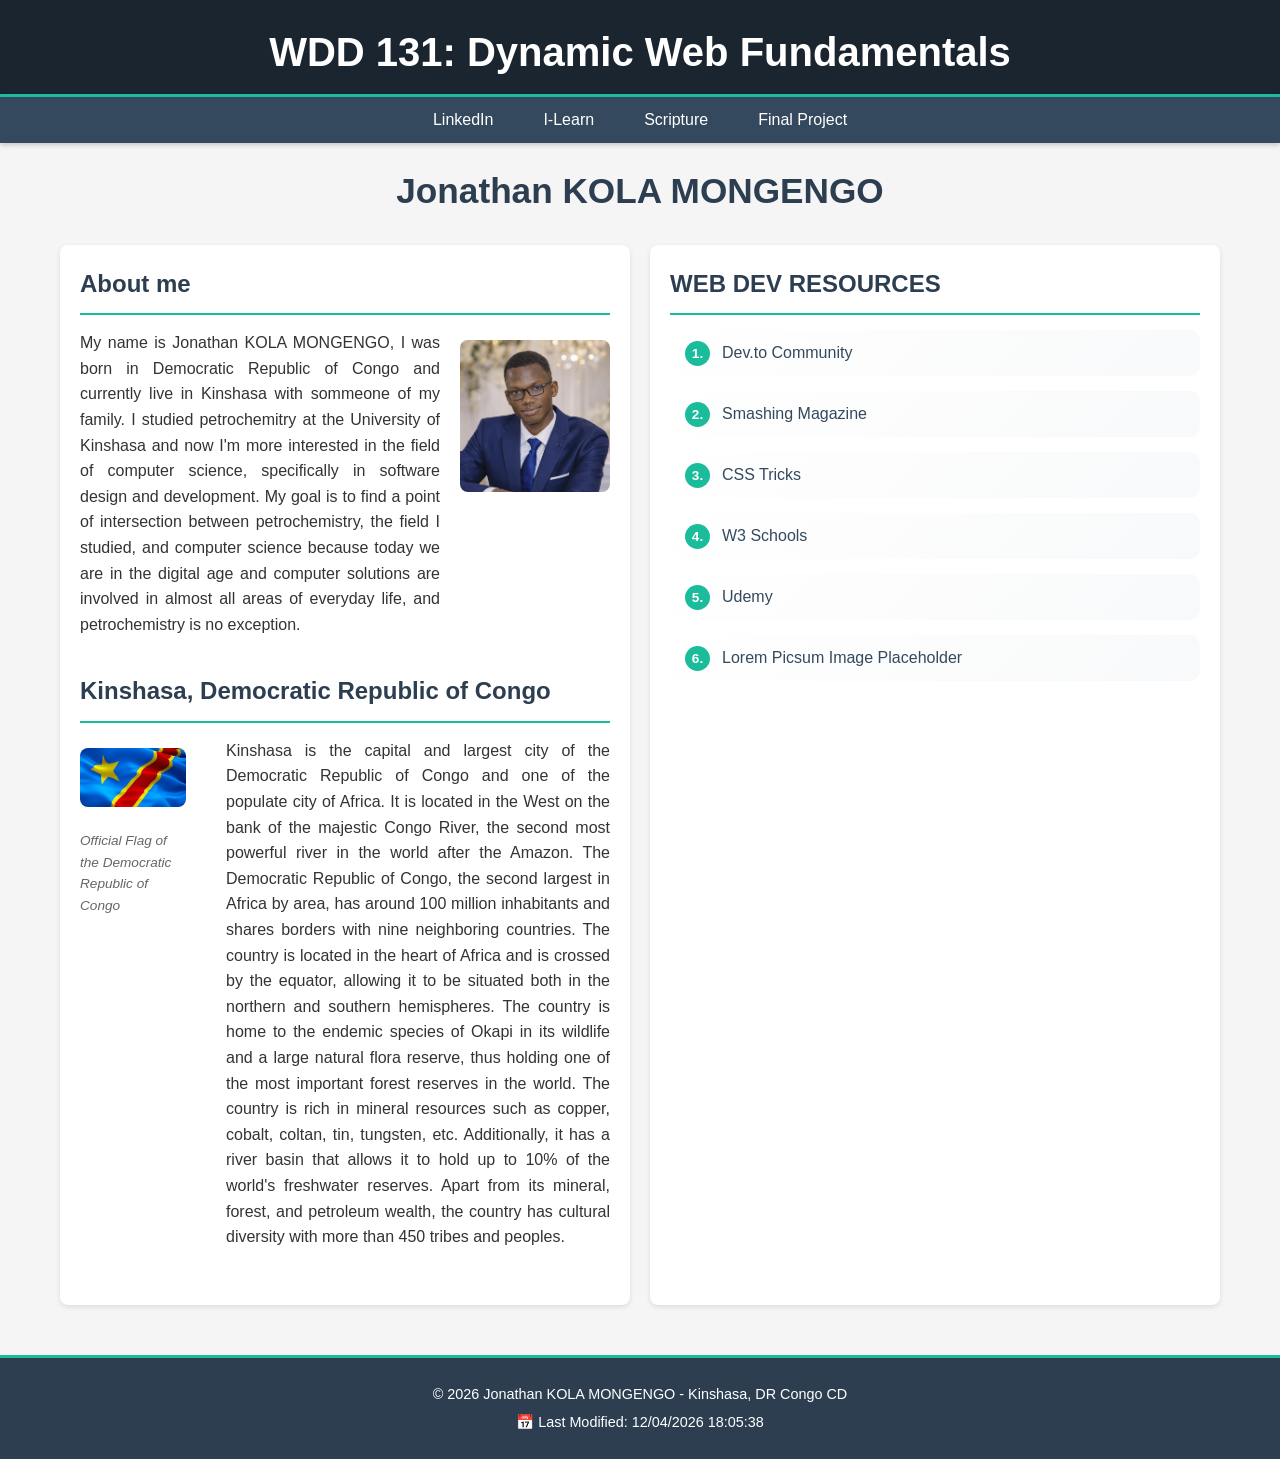
<file: index.html>
<!DOCTYPE html>
<html lang="en">
<head>
    <meta charset="UTF-8">
    <meta name="viewport" content="width=device-width, initial-scale=1.0">
    <title>WDD 131 - Dynamic Web Fundamentals - Jonathan KOLA MONGENGO </title>
    <meta name="description" content="WDD131 - Dynamic Web Fundamentals - Jonathan KOLA MONGENGO, Student portofolio about web development, petrochemistry, and DR Congo">
    <meta name="author" content="Jonathan KOLA MONGENGO">
    <link rel="stylesheet" href="styles/base.css">
    <script src="scripts/getdates.js" defer></script>
    <link rel="preconnect" href="https://fonts.googleapis.com">
    <link rel="preconnect" href="https://fonts.gstatic.com" crossorigin>
    <link href="https://fonts.googleapis.com/css2?family=Roboto:wght@400;700&display=swap" rel="stylesheet">
</head>
<body>
    <header>
          <h1>
            <span id="course-title">WDD 131: Dynamic Web Fundamentals</span>
          </h1>
        <nav>
           <ul>
              <li><a href="https://www.linkedin.com/in/jonathan-kola-871001234">LinkedIn</a></li>
               <li><a href="https://byupw.instructure.com">I-Learn</a></li>
               <li><a href="https://www.churchofjesuschrist.org/study/scriptures/bofm/w-of-m/1?lang=eng&id=p17-p18#p17">Scripture</a></li>
               <li><a href="https://Kolajoe.github.io/wdd131/index.html">Final Project</a></li>
           </ul>
        </nav>
    </header>
    <main>
        <div class="section-header">
           <h2> Jonathan KOLA MONGENGO</h2>
        </div>
        <section class="about card">
            <h2>About me</h2>
            <div class="info-block">
                <img src="images/jkola.jpg" alt="Jonathan Kola">
                <p>My name is Jonathan KOLA MONGENGO, I was born in Democratic Republic of Congo and currently live in Kinshasa with sommeone of my family.
                   I studied petrochemitry at the University of Kinshasa and now I'm more interested in the field of computer science, specifically in software design and development.
                      My goal is to find a point of intersection between petrochemistry, the field I studied, and computer science because today we are in the digital age and computer solutions are involved in almost all areas of everyday life, and petrochemistry is no exception.
                </p>
            </div>  
            <h2><strong>Kinshasa, Democratic Republic of Congo</strong></h2>
            <div class="info-block">
                <figure>
                     <img src="images/drc-flag.jpg" alt="Official Flag of DR Congo">
                     <figcaption>Official Flag of the 
                        Democratic Republic of Congo</figcaption>
                </figure>
                 <p>Kinshasa is the capital and largest city of the Democratic Republic of Congo and one of the populate city of Africa.
                    It is located in the West on the bank of the majestic Congo River, the second most powerful river in the world after the Amazon. The Democratic Republic of Congo, the second largest in Africa by area, has around 100 million inhabitants and shares borders with nine neighboring countries.
                    The country is located in the heart of Africa and is crossed by the equator, allowing it to be situated both in the northern and southern hemispheres. The country is home to the endemic species of Okapi in its wildlife and a large natural flora reserve, thus holding one of the most important forest reserves in the world.
                    The country is rich in mineral resources such as copper, cobalt, coltan, tin, tungsten, etc. Additionally, it has a river basin that allows it to hold up to 10% of the world's freshwater reserves. Apart from its mineral, forest, and petroleum wealth, the country has cultural diversity with more than 450 tribes and peoples.
                </p>
            </div>
        </section>
        <section class="resources card">
            <h2> WEB DEV RESOURCES</h2>
            <ul>
                <li><a href="https://dev.to">Dev.to Community</a></li>
                <li><a href="https://www.smashingmagazine.com">Smashing Magazine</a></li>
                <li><a href="https://css-tricks.com">CSS Tricks</a></li>
                <li><a href="https://www.w3schools.com">W3 Schools</a></li>
                <li><a href="https://www.udemy.com">Udemy</a></li>
                <li><a href="https://picsum.photos">Lorem Picsum Image Placeholder</a></li>
            </ul>
        </section>
    </main>
    <footer>
        <p>© <span id="currentyear"></span> Jonathan KOLA MONGENGO - Kinshasa, DR Congo CD</p>
        <p id="lastModified">📅 Last Modified:</p>
    </footer>

        
</body>
</html>
</file>
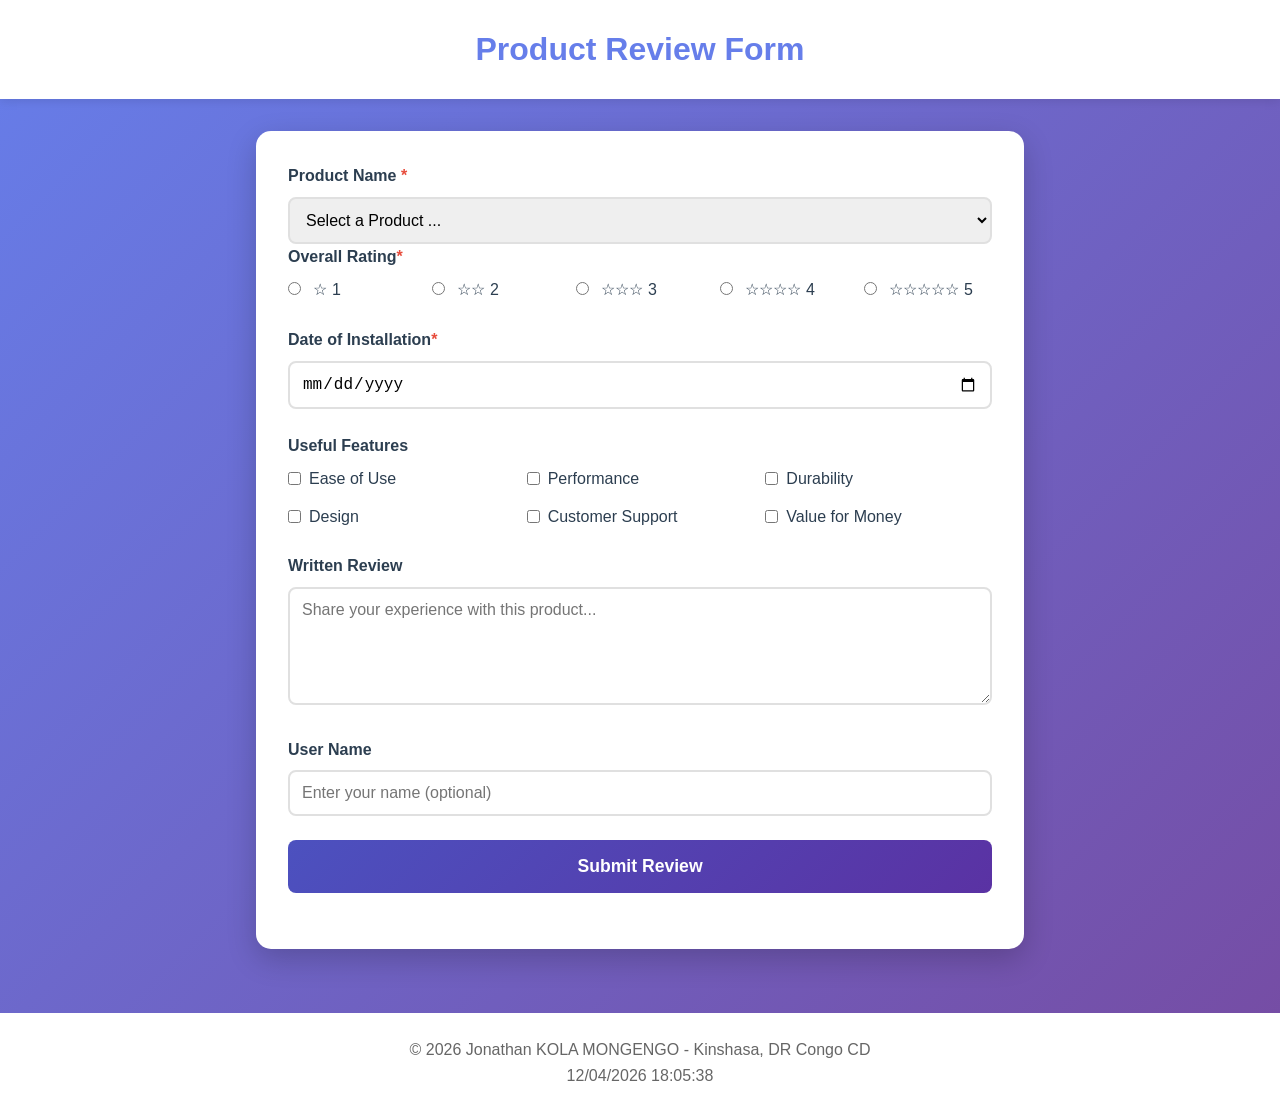
<file: form.html>
<!DOCTYPE html>
<html lang="en">
<head>
    <meta charset="UTF-8">
    <meta name="viewport" content="width=device-width, initial-scale=1.0">
    <meta name="description" content="Share your experience with our products by completing this product review form. Your feedback helps us improve quality and service.">
    <meta name="author" content="Jonathan KOLA MONGENGO">
    <title>Product Review Form</title>
    <link rel="stylesheet" href="styles/form.css">
    <script src="scripts/form.js" defer></script>
    <link rel="preconnect" href="https://fonts.googleapis.com">
    <link rel="preconnect" href="https://fonts.gstatic.com" crossorigin>
    <link href="https://fonts.googleapis.com/css2?family=Roboto:wght@400;700&display=swap" rel="stylesheet">
</head>
<body>
    <header>
        <h1>Product Review Form</h1>
    </header>
    <main>
        <form action="review.html" method="get" id="review-form">
            <div class="form-group">
                <label for="product-name">Product Name <span class="required">*</span></label>
                <select id="product-name" name="productName" required>
                    <option value="" disabled selected>Select a Product ...</option>
                </select>
                <label class="rating-label">Overall Rating<span class="required">*</span></label> 
                <div class="rating-container">
                    <div class="rating-option">
                        <input type="radio" id="rating-1" name="rating" value="1" required>
                        <label for="rating-1">☆ 1</label>
                    </div>
                    <div class="rating-option">
                        <input type="radio" id="rating-2" name="rating" value="2" required>
                        <label for="rating-2">☆☆ 2</label>
                    </div>
                    <div class="rating-option">
                        <input type="radio" id="rating-3" name="rating" value="3" required>
                        <label for="rating-3">☆☆☆ 3</label>
                    </div>
                    <div class="rating-option">
                        <input type="radio" id="rating-4" name="rating" value="4" required>
                        <label for="rating-4">☆☆☆☆ 4</label>
                    </div>
                     <div class="rating-option">
                        <input type="radio" id="rating-5" name="rating" value="5" required>
                        <label for="rating-5">☆☆☆☆☆ 5</label>
                     </div>
                </div>
            </div>

            <div class="form-group">
                <label for="install-date">Date of Installation<span class="required">*</span></label>
                <input type="date" id="install-date" name="installDate" required>
            </div>

            <div class="form-group">
                <label>Useful Features</label>
                <div class="checkbox-group">
                    <div class="checkbox-option">
                        <input type="checkbox" id="feature1" name="features" value="Ease of Use">
                        <label for="feature1">Ease of Use</label>
                    </div>
                    <div class="checkbox-option">
                        <input type="checkbox" id="feature2" name="features" value="Performance">
                        <label for="feature2">Performance</label>
                    </div>
                    <div class="checkbox-option">
                        <input type="checkbox" id="feature3" name="features" value="Durability">
                        <label for="feature3">Durability</label>
                    </div>
                    <div class="checkbox-option">
                        <input type="checkbox" id="feature4" name="features" value="Design">
                        <label for="feature4">Design</label>
                    </div>
                    <div class="checkbox-option">
                        <input type="checkbox" id="feature5" name="features" value="Customer Support">
                        <label for="feature5">Customer Support</label>
                    </div>
                    <div class="checkbox-option">
                        <input type="checkbox" id="feature6" name="features" value="Value for Money">
                        <label for="feature6">Value for Money</label>
                    </div>
                </div>
            </div>

            <div class="form-group">
                <label for="review">Written Review</label>
                <textarea id="review" name="review" rows="5" placeholder="Share your experience with this product..."></textarea>
            </div>

            <div class="form-group">
                <label for="username">User Name</label>
                <input type="text" id="username" name="userName" placeholder="Enter your name (optional)">
            </div>

            <div class="form-group">
                <input type="submit" value="Submit Review" class="submit-btn">
            </div>
        </form>
    </main>

    <footer>
        <p>© <span id="current-year"></span> Jonathan KOLA MONGENGO - Kinshasa, DR Congo CD</p>
        <p><span id="last-modified">📅 Last Modified:</span></p>
    </footer>
    
</body>
</html>
</file>
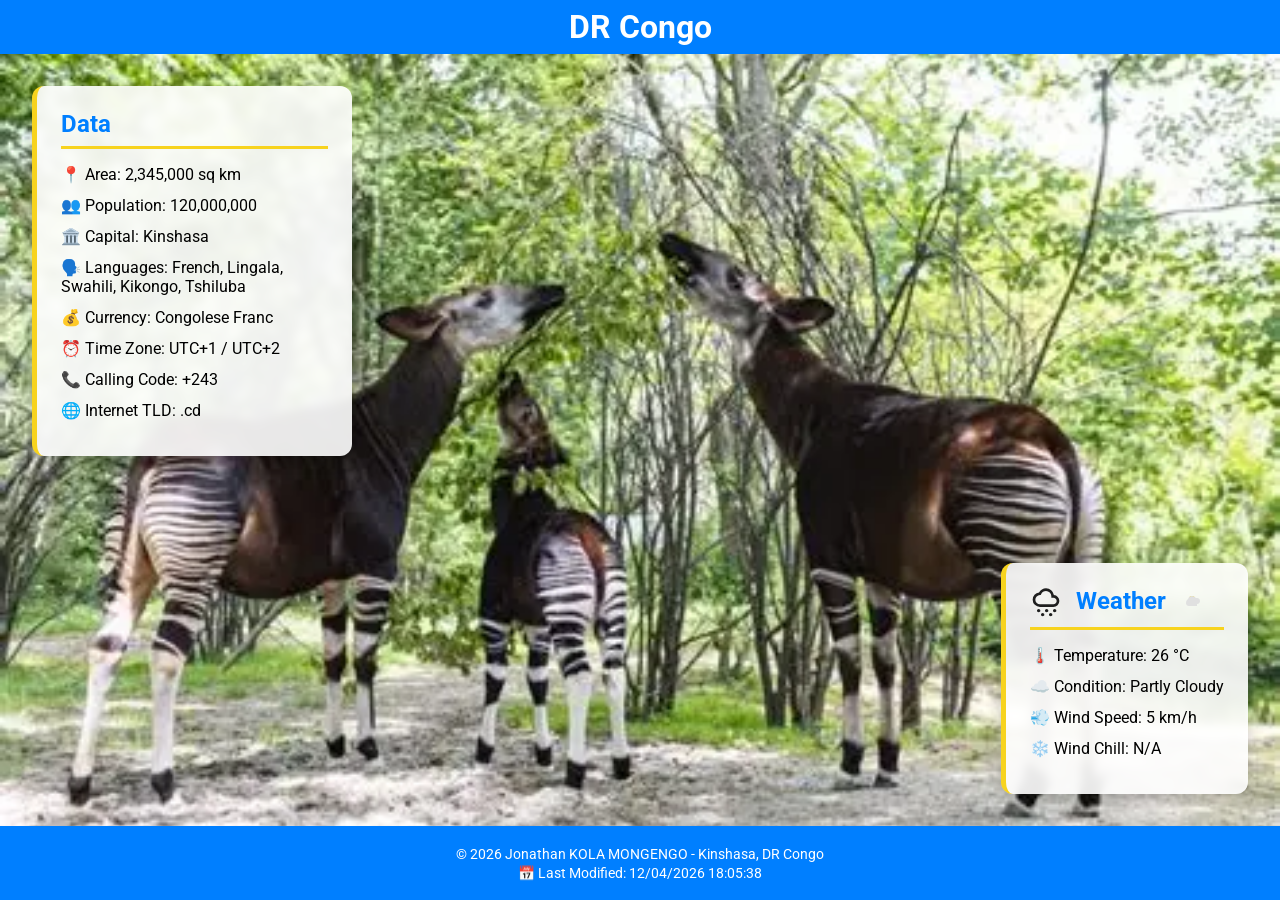
<file: place.html>
<!DOCTYPE html>
<html lang="en">
<head>
    <meta charset="UTF-8">
    <meta name="viewport" content="width=device-width, initial-scale=1.0">
    <title>DR Congo</title>
    <meta name="description" content="WDD131 - Dynamic Web Fundamentals - Jonathan KOLA MONGENGO, Presentation of Democratic Republic of Congo">
    <meta name="author" content="Jonathan KOLA MONGENGO">
    <link rel="stylesheet" href="styles/place.css">
    <script src="scripts/place.js" defer></script>
    <link rel="preconnect" href="https://fonts.googleapis.com">
    <link rel="preconnect" href="https://fonts.gstatic.com" crossorigin>
    <link href="https://fonts.googleapis.com/css2?family=Roboto:wght@400;700&display=swap" rel="stylesheet">
</head>
<body>
    <header>
        <h1>DR Congo</h1>
    </header>

    <div class="hero-container">
        <picture class="hero-bg">
            <source srcset="images/hero-small.webp" media="(max-width: 600px)">
            <source srcset="images/hero-large.webp" media="(min-width: 601px)">
            <img src="images/hero-large.webp" alt="Landscape of DR Congo">
        </picture>

        <div class="overlay">
            <main>
                <div class="data-card">
                    <h2>Data</h2>
                    <p>📍 Area: 2,345,000 sq km</p>
                    <p>👥 Population: 120,000,000</p>
                    <p>🏛️ Capital: Kinshasa</p>
                    <p>🗣️ Languages: French, Lingala, Swahili, Kikongo, Tshiluba</p>
                    <p>💰 Currency: Congolese Franc</p>
                    <p>⏰ Time Zone: UTC+1 / UTC+2</p>
                    <p>📞 Calling Code: +243</p>
                    <p>🌐 Internet TLD: .cd</p>
                </div>

                <div class="weather-card">
                    <h2>
                        <img src="images/weather-icon.svg" alt="weather icon" class="weather-svg-icon">
                        Weather
                    </h2>
                    <div class="weather-details">
                        <p>🌡️ Temperature: <span id="temperature">26</span> °C</p>
                        <p>☁️ Condition: Partly Cloudy</p>
                        <p>💨 Wind Speed: <span id="wind-speed">5</span> km/h</p>
                        <p>❄️ Wind Chill: <span id="wind-chill">--</span></p>
                    </div>
                </div>
            </main>
        </div>
    </div>

    <footer>
        <p>© <span id="current-year"></span> Jonathan KOLA MONGENGO - Kinshasa, DR Congo</p>
        <p>📅 Last Modified: <span id="last-modified"></span></p>
    </footer>
</body>
</html>
</file>
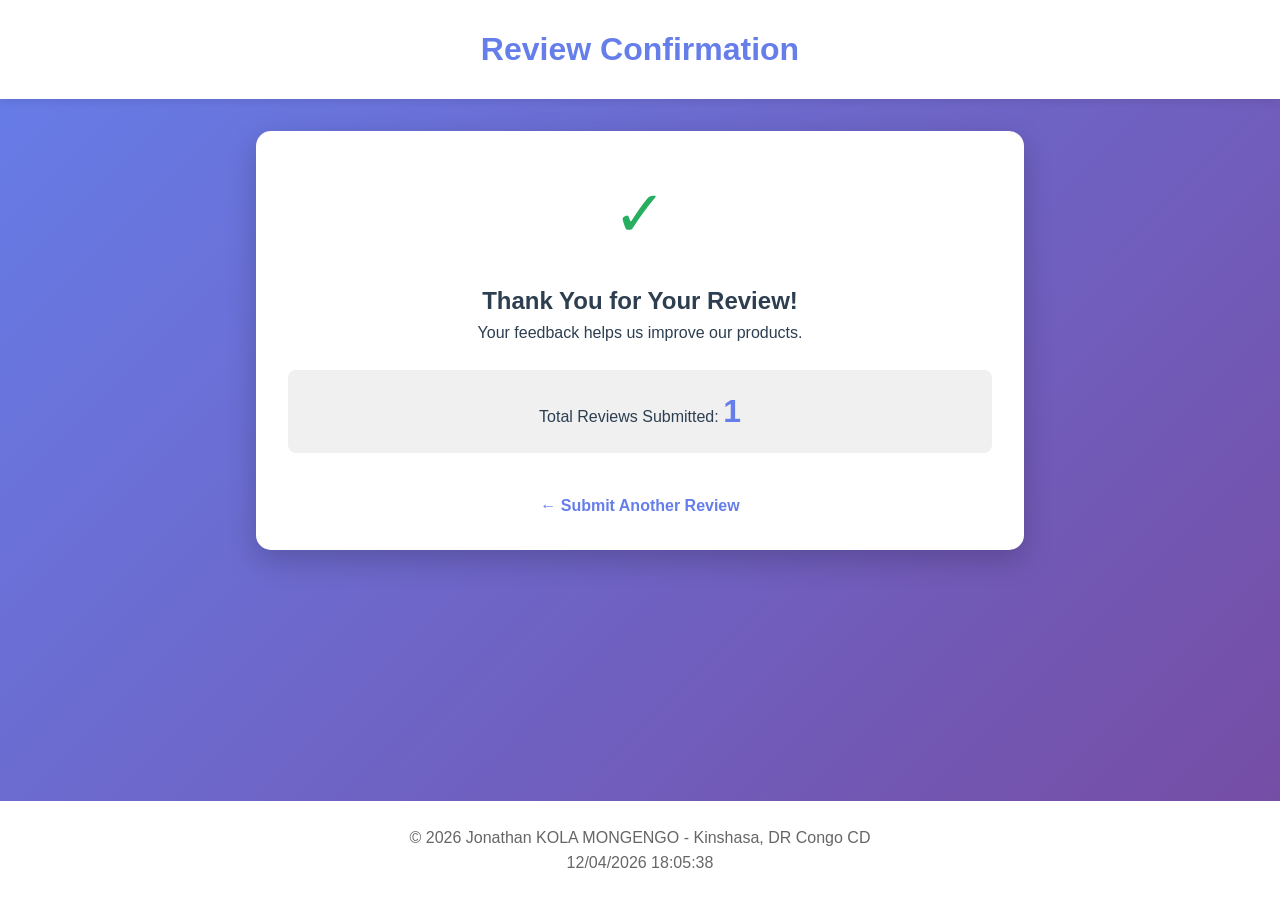
<file: review.html>
<!DOCTYPE html>
<html lang="en">
<head>
  <meta charset="UTF-8">
  <meta name="viewport" content="width=device-width, initial-scale=1.0">
  <meta name="description" content="Thank you for submitting your product review. Your feedback has been recorded and helps us improve our products and services.">
  <title>Review Submitted</title>
  <link rel="stylesheet" href="styles/form.css">
  <script defer src="scripts/review.js"></script>
  <link rel="preconnect" href="https://fonts.googleapis.com">
  <link rel="preconnect" href="https://fonts.gstatic.com" crossorigin>
  <link href="https://fonts.googleapis.com/css2?family=Roboto:wght@400;700&display=swap" rel="stylesheet">
</head>
<body>
  <header>
    <h1>Review Confirmation</h1>
  </header>

  <main>
    <div class="confirmation-container">
      <div class="success-icon">✓</div>
      <h2>Thank You for Your Review!</h2>
      <p>Your feedback helps us improve our products.</p>
      <div class="review-counter">
        <p>Total Reviews Submitted: <span id="review-count">0</span></p>
      </div>
      <a href="form.html" class="back-link">← Submit Another Review</a>
    </div>
  </main>

  <footer>
        <p>© <span id="current-year"></span> Jonathan KOLA MONGENGO - Kinshasa, DR Congo CD</p>
        <p><span id="last-modified">📅 Last Modified:</span></p>
    </footer>

</body>
</html>
</file>
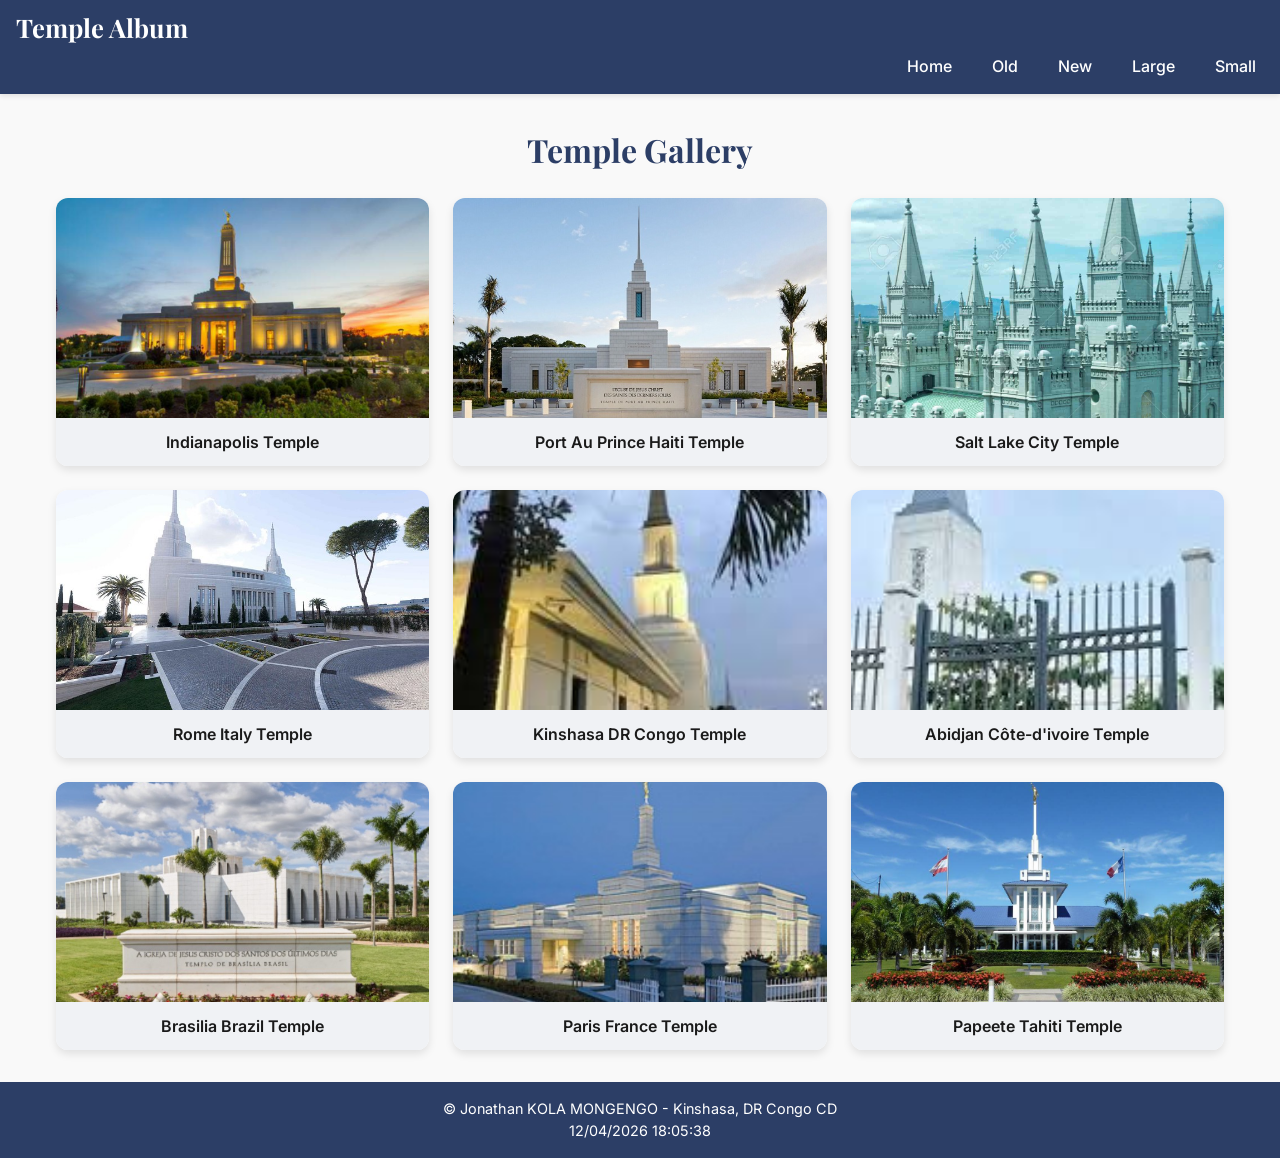
<file: temples.html>
<!DOCTYPE html>
<html lang="en">
<head>
    <meta charset="UTF-8">
    <meta name="viewport" content="width=device-width, initial-scale=1.0">
    <title>📸 Temple Album</title>
    <meta name="description" content="A description of collection of photos of the temple">
    <meta name="author" content="Jonathan KOLA MONGENGO">
    <link rel="preconnect" href="https://fonts.googleapis.com">
    <link rel="preconnect" href="https://fonts.gstatic.com" crossorigin>
    <link href="https://fonts.googleapis.com/css2?family=Inter:opsz,wght@14..32,400;14..32,600&family=Playfair+Display:wght@400;700&display=swap" rel="stylesheet">
    <link rel="stylesheet" href="styles/temples.css">
    <link rel="stylesheet" href="styles/temples-large.css">
    <script src="scripts/temples.js" defer></script>
</head>
<body>
    <header>
        <div class="header-bar">
            <span class="site-title">Temple Album</span>
            <button class="hamburger" id="hamburgerBtn" aria-label="Menu">☰</button>
        </div>
        <nav id="primaryNav">
            <ul>
                <li><a href="#">Home</a></li>
                <li><a href="#">Old</a></li>
                <li><a href="#">New</a></li>
                <li><a href="#">Large</a></li>
                <li><a href="#">Small</a></li>
            </ul>
        </nav>
    </header>
    <main>
        <h1>Temple Gallery</h1>
        <div class="gallery">
            <figure>
                <img src="images/indianapolis.jpg" alt="Indianapolis Temple" loading="lazy">
                <figcaption>Indianapolis Temple</figcaption>
            </figure>
            <figure>
                <img src="images/haiti.jpg" alt="Port Au Prince Temple" loading="lazy">
                <figcaption>Port Au Prince Haiti Temple</figcaption>
            </figure>
            <figure>
                <img src="images/salt.jpg" alt="Salt Lake City Temple" loading="lazy">
                <figcaption>Salt Lake City Temple</figcaption>
            </figure>
            <figure>
                <img src="images/rome.jpg" alt="Rome Italy Temple" loading="lazy">
                <figcaption>Rome Italy Temple</figcaption>
            </figure>
            <figure>
                <img src="images/kinshasa.jpg" alt="Kinshasa Temple" loading="lazy">
                <figcaption>Kinshasa DR Congo Temple</figcaption>
            </figure>
            <figure>
                <img src="images/abidjan.jpg" alt="Abidjan Côte-d-ivoire" loading="lazy">
                <figcaption>Abidjan Côte-d'ivoire Temple</figcaption>
            </figure>
            <figure>
                <img src="images/brasilia.jpeg" alt="Brasilia Brazil Temple" loading="lazy">
                <figcaption>Brasilia Brazil Temple</figcaption>
            </figure>
            <figure>
                <img src="images/paris.jpg" alt="Paris France Temple" loading="lazy">
                <figcaption>Paris France Temple</figcaption>
            </figure>
            <figure>
                <img src="images/papeete.jpg" alt="Papeete Tahiti Temple" loading="lazy">
                <figcaption>Papeete Tahiti Temple</figcaption>
            </figure>
        </div>
    </main>
    <footer>
        <p>© <span id="currentyear"></span> Jonathan KOLA MONGENGO - Kinshasa, DR Congo CD</p>
        <p id="lastModified">📅 Last Modified:</p>
    </footer>
</body>
</html>
</file>
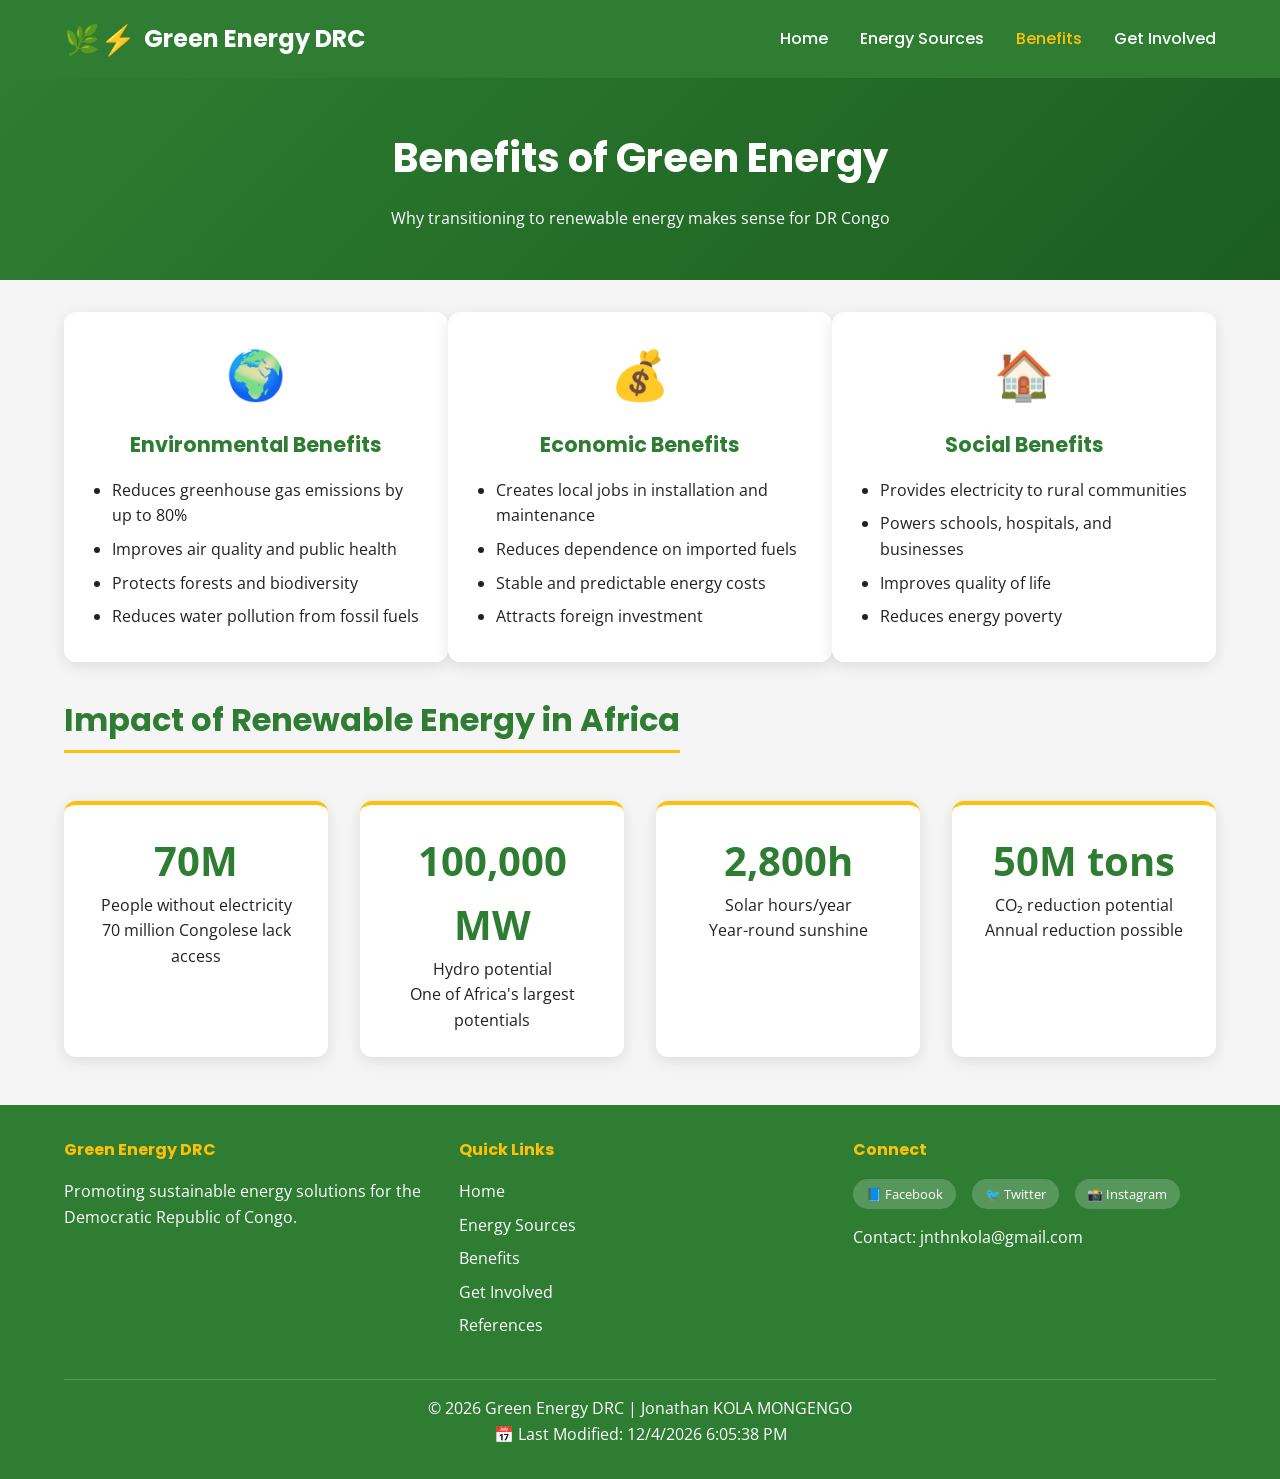
<file: project/benefits.html>
<!DOCTYPE html>
<html lang="en">
<head>
  <meta charset="UTF-8">
  <meta name="viewport" content="width=device-width, initial-scale=1.0">
  <title>Green Energy DRC | Benefits</title>
  <meta name="description" content="Discover the environmental, economic, and social benefits of switching to renewable energy in DR Congo.">
  <link rel="stylesheet" href="styles/main.css">
  <link rel="preconnect" href="https://fonts.googleapis.com">
  <link rel="preconnect" href="https://fonts.gstatic.com" crossorigin>
  <link href="https://fonts.googleapis.com/css2?family=Open+Sans:wght@400;600;700&family=Poppins:wght@500;600;700&display=swap" rel="stylesheet">
  <script src="scripts/main.js" defer></script>
</head>
<body>
  <header>
    <div class="container header-container">
      <div class="logo">
        <span class="logo-icon">🌿⚡</span>
        <span class="logo-text">Green Energy DRC</span>
      </div>
      <nav>
        <ul class="nav-links">
          <li><a href="index.html">Home</a></li>
          <li><a href="energy-sources.html">Energy Sources</a></li>
          <li><a href="benefits.html" class="active">Benefits</a></li>
          <li><a href="get-involved.html">Get Involved</a></li>
        </ul>
      </nav>
    </div>
  </header>

  <main>
    <section class="page-header">
      <div class="container">
        <h1>Benefits of Green Energy</h1>
        <p>Why transitioning to renewable energy makes sense for DR Congo</p>
      </div>
    </section>

    <!-- Benefits cards generated dynamically by JavaScript -->
    <section class="benefits-grid">
      <div class="container" id="benefits-container"></div>
    </section>

    <!-- Stats generated dynamically by JavaScript -->
    <section class="stats">
      <div class="container">
        <h2>Impact of Renewable Energy in Africa</h2>
        <div class="stats-grid" id="stats-container"></div>
      </div>
    </section>
  </main>

  <footer>
    <div class="container">
      <div class="footer-content">
        <div class="footer-section">
          <h4>Green Energy DRC</h4>
          <p>Promoting sustainable energy solutions for the Democratic Republic of Congo.</p>
        </div>
        <div class="footer-section">
          <h4>Quick Links</h4>
          <ul>
            <li><a href="index.html">Home</a></li>
            <li><a href="energy-sources.html">Energy Sources</a></li>
            <li><a href="benefits.html">Benefits</a></li>
            <li><a href="get-involved.html">Get Involved</a></li>
            <li><a href="references.html">References</a></li>
          </ul>
        </div>
        <div class="footer-section">
          <h4>Connect</h4>
          <div class="social-mockups">
            <span class="social-icon">📘 Facebook</span>
            <span class="social-icon">🐦 Twitter</span>
            <span class="social-icon">📸 Instagram</span>
          </div>
          <p>Contact: jnthnkola@gmail.com</p>
        </div>
      </div>
      <div class="footer-bottom">
        <p>© <span id="current-year"></span> Green Energy DRC | Jonathan KOLA MONGENGO</p>
        <p>📅 Last Modified: <span id="last-modified"></span></p>
      </div>
    </div>
  </footer>
</body>
</html>
</file>
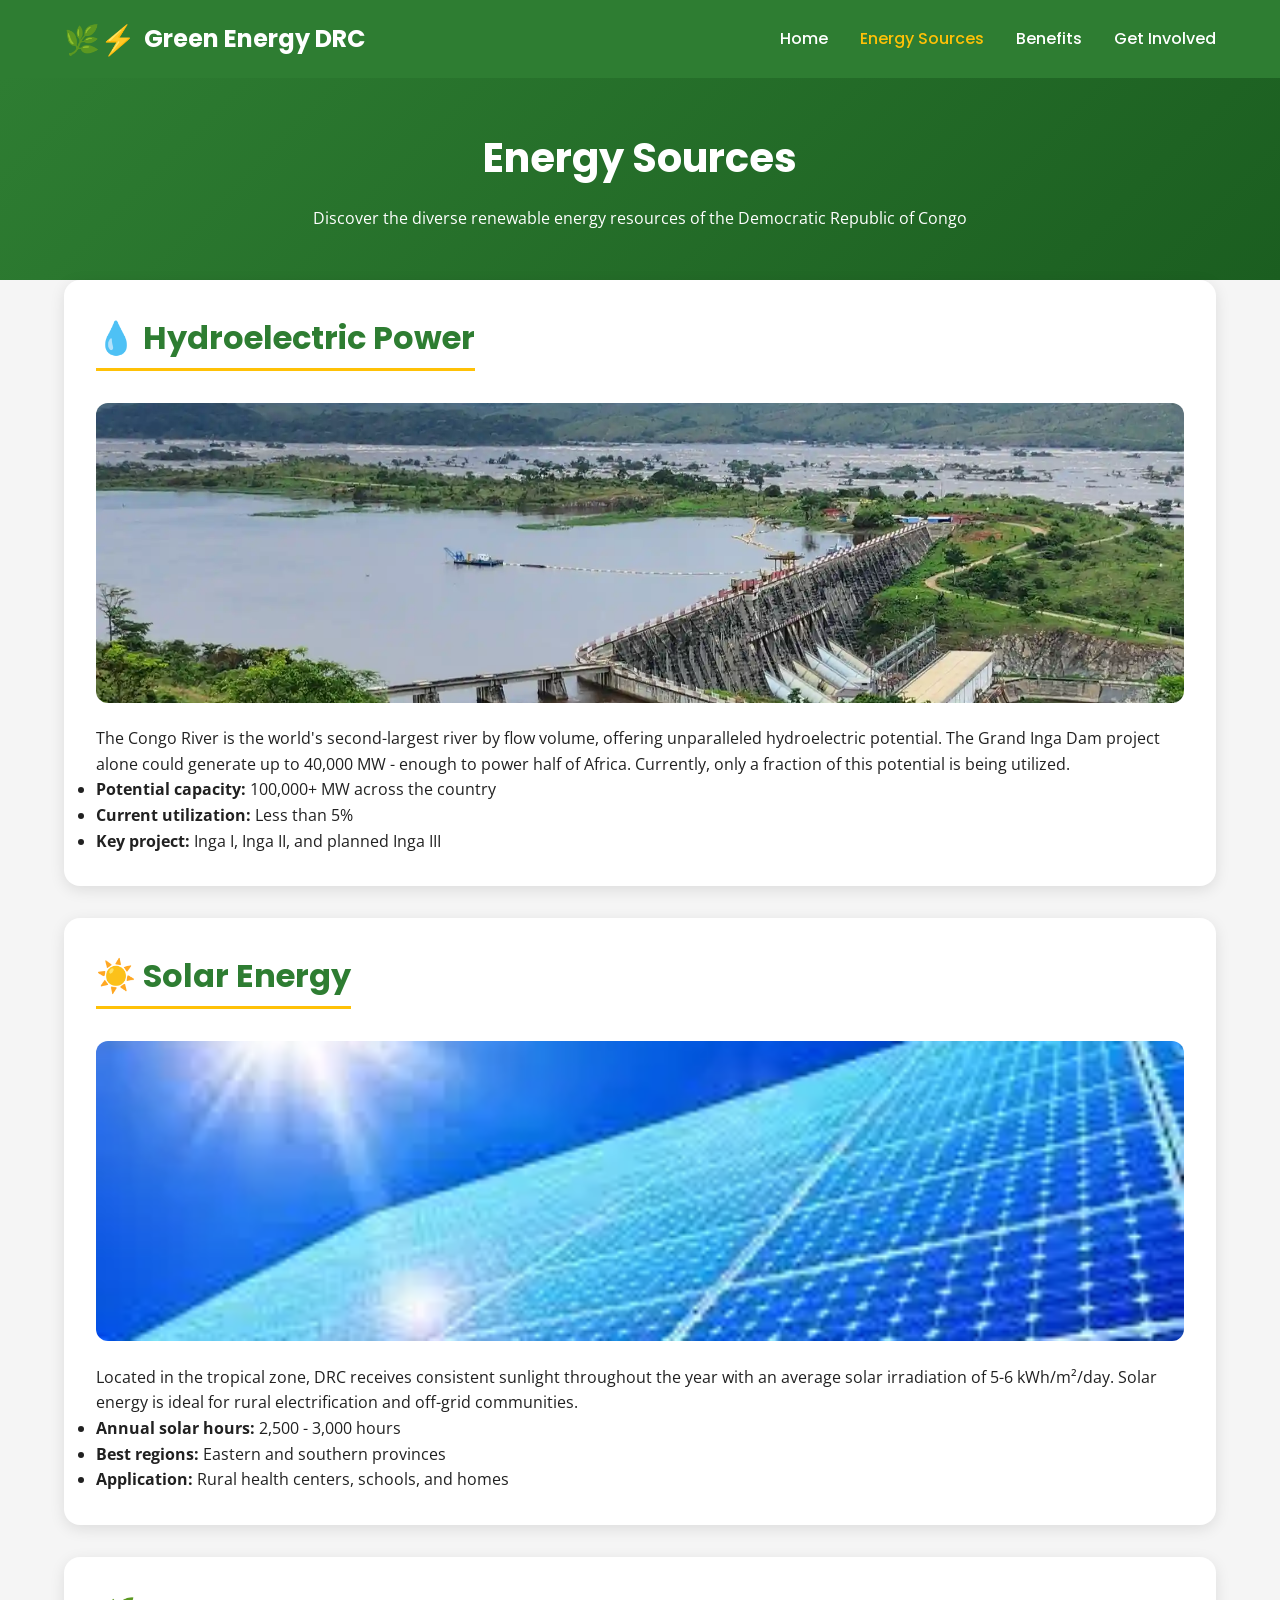
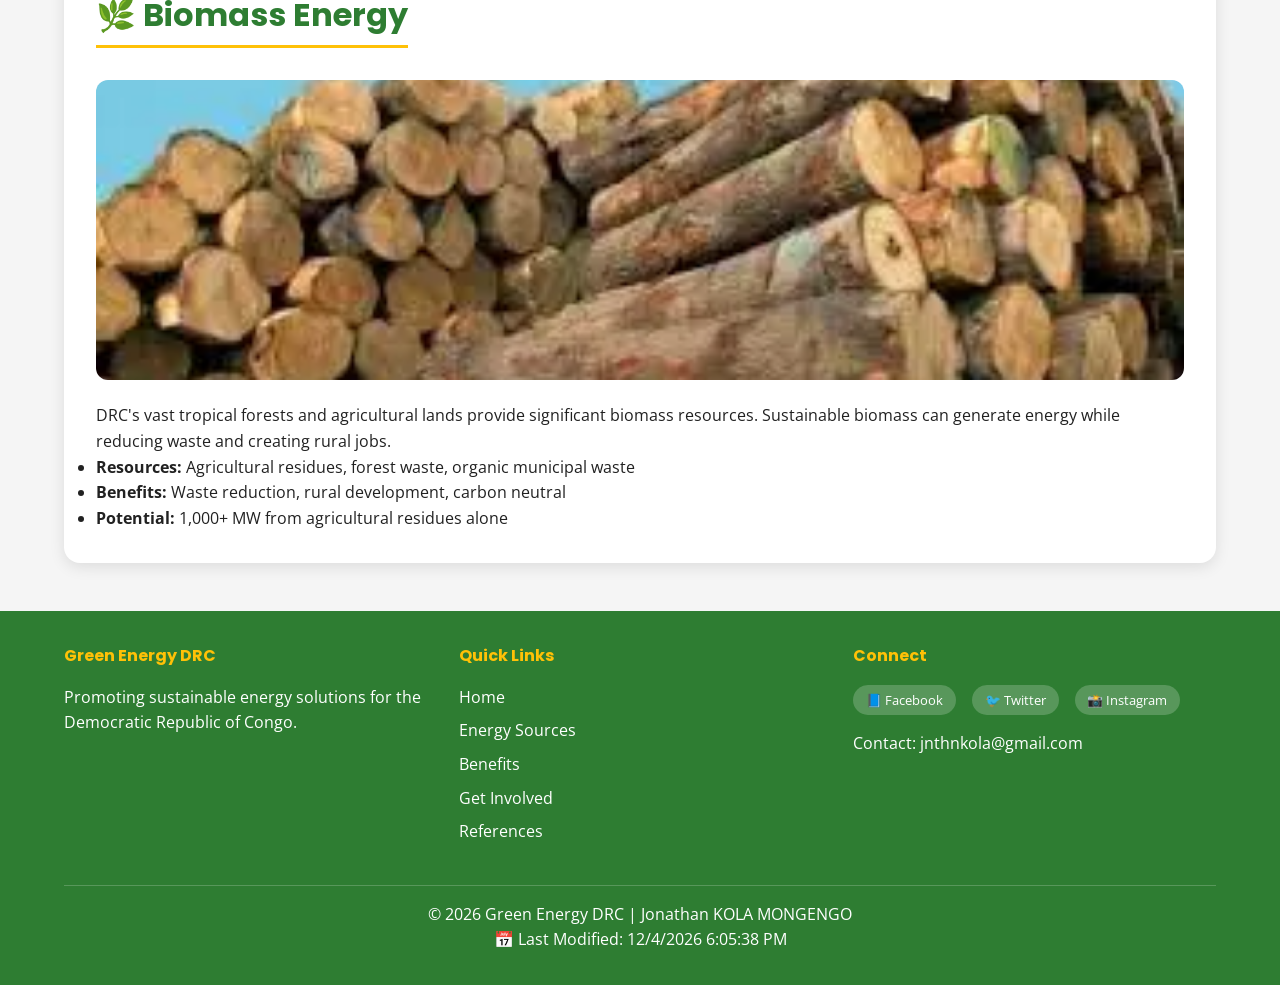
<file: project/energy-sources.html>
<!DOCTYPE html>
<html lang="en">
<head>
  <meta charset="UTF-8">
  <meta name="viewport" content="width=device-width, initial-scale=1.0">
  <title>Green Energy DRC | Energy Sources</title>
  <meta name="description" content="Explore DR Congo's renewable energy sources: hydroelectric power (Inga Dam), solar energy potential, and biomass resources.">
  <link rel="stylesheet" href="styles/main.css">
  <link rel="preconnect" href="https://fonts.googleapis.com">
  <link rel="preconnect" href="https://fonts.gstatic.com" crossorigin>
  <link href="https://fonts.googleapis.com/css2?family=Open+Sans:wght@400;600;700&family=Poppins:wght@500;600;700&display=swap" rel="stylesheet">
  <script src="scripts/main.js" defer></script>
</head>
<body>
  <header>
    <div class="container header-container">
      <div class="logo">
        <span class="logo-icon">🌿⚡</span>
        <span class="logo-text">Green Energy DRC</span>
      </div>
      <nav>
        <ul class="nav-links">
          <li><a href="index.html">Home</a></li>
          <li><a href="energy-sources.html" class="active">Energy Sources</a></li>
          <li><a href="benefits.html">Benefits</a></li>
          <li><a href="get-involved.html">Get Involved</a></li>
        </ul>
      </nav>
    </div>
  </header>

  <main>
    <section class="page-header">
      <div class="container">
        <h1>Energy Sources</h1>
        <p>Discover the diverse renewable energy resources of the Democratic Republic of Congo</p>
      </div>
    </section>

    <section class="energy-detail">
      <div class="container">
        <div class="energy-card-detail">
          <h2>💧 Hydroelectric Power</h2>
          <img src="images/inga-dam.webp" alt="Inga Dam hydroelectric project" loading="lazy" class="energy-img">
          <p>The Congo River is the world's second-largest river by flow volume, offering unparalleled hydroelectric potential. The Grand Inga Dam project alone could generate up to 40,000 MW - enough to power half of Africa. Currently, only a fraction of this potential is being utilized.</p>
          <ul>
            <li><strong>Potential capacity:</strong> 100,000+ MW across the country</li>
            <li><strong>Current utilization:</strong> Less than 5%</li>
            <li><strong>Key project:</strong> Inga I, Inga II, and planned Inga III</li>
          </ul>
        </div>

        <div class="energy-card-detail">
          <h2>☀️ Solar Energy</h2>
          <img src="images/solar-panels.webp" alt="Solar panels in DR Congo" loading="lazy" class="energy-img">
          <p>Located in the tropical zone, DRC receives consistent sunlight throughout the year with an average solar irradiation of 5-6 kWh/m²/day. Solar energy is ideal for rural electrification and off-grid communities.</p>
          <ul>
            <li><strong>Annual solar hours:</strong> 2,500 - 3,000 hours</li>
            <li><strong>Best regions:</strong> Eastern and southern provinces</li>
            <li><strong>Application:</strong> Rural health centers, schools, and homes</li>
          </ul>
        </div>

        <div class="energy-card-detail">
          <h2>🌿 Biomass Energy</h2>
          <img src="images/biomass.webp" alt="Biomass resources in DR Congo" loading="lazy" class="energy-img">
          <p>DRC's vast tropical forests and agricultural lands provide significant biomass resources. Sustainable biomass can generate energy while reducing waste and creating rural jobs.</p>
          <ul>
            <li><strong>Resources:</strong> Agricultural residues, forest waste, organic municipal waste</li>
            <li><strong>Benefits:</strong> Waste reduction, rural development, carbon neutral</li>
            <li><strong>Potential:</strong> 1,000+ MW from agricultural residues alone</li>
          </ul>
        </div>
      </div>
    </section>
  </main>

  <footer>
    <div class="container">
      <div class="footer-content">
        <div class="footer-section">
          <h4>Green Energy DRC</h4>
          <p>Promoting sustainable energy solutions for the Democratic Republic of Congo.</p>
        </div>
        <div class="footer-section">
          <h4>Quick Links</h4>
          <ul>
            <li><a href="index.html">Home</a></li>
            <li><a href="energy-sources.html">Energy Sources</a></li>
            <li><a href="benefits.html">Benefits</a></li>
            <li><a href="get-involved.html">Get Involved</a></li>
            <li><a href="references.html">References</a></li>
          </ul>
        </div>
        <div class="footer-section">
          <h4>Connect</h4>
          <div class="social-mockups">
            <span class="social-icon">📘 Facebook</span>
            <span class="social-icon">🐦 Twitter</span>
            <span class="social-icon">📸 Instagram</span>
          </div>
          <p>Contact: jnthnkola@gmail.com</p>
        </div>
      </div>
      <div class="footer-bottom">
        <p>© <span id="current-year"></span> Green Energy DRC | Jonathan KOLA MONGENGO</p>
        <p>📅 Last Modified: <span id="last-modified"></span></p>
      </div>
    </div>
  </footer>
</body>
</html>
</file>
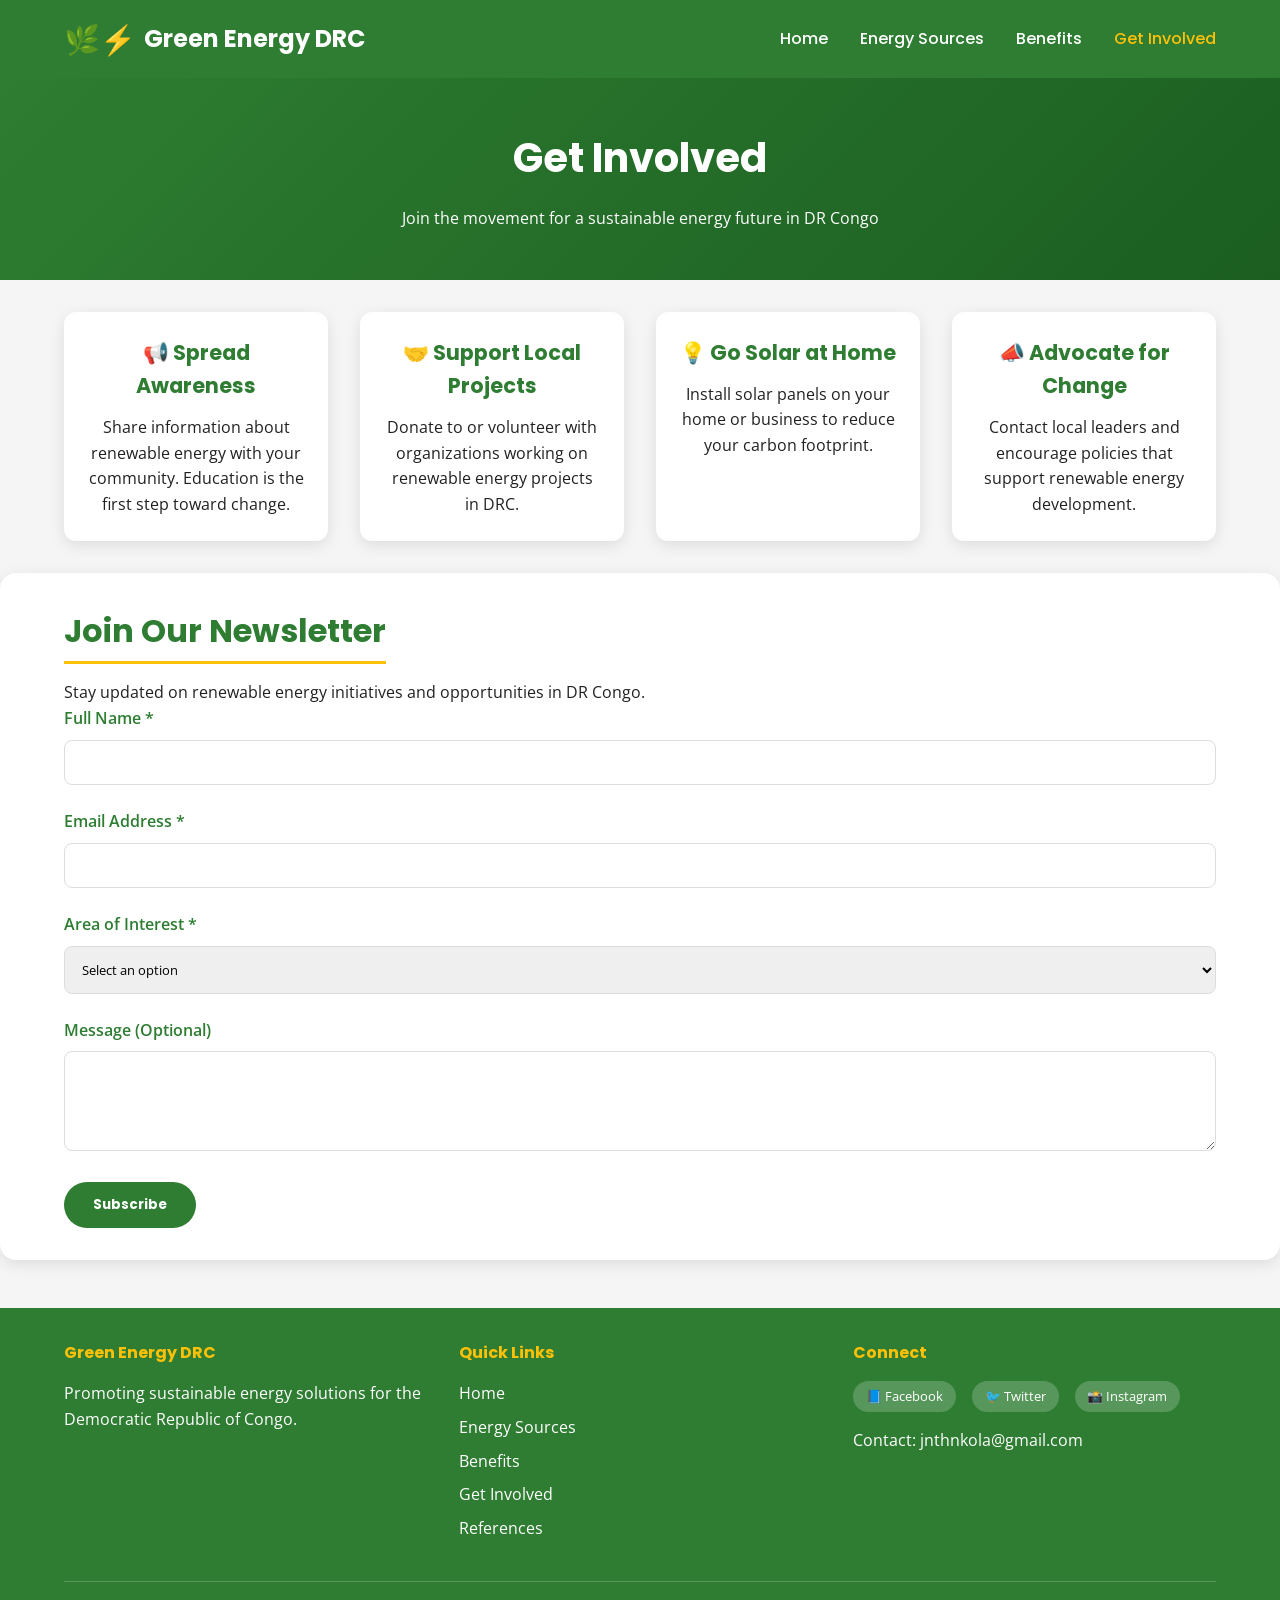
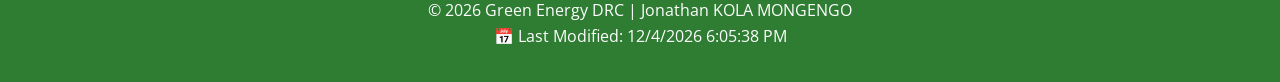
<file: project/get-involved.html>
<!DOCTYPE html>
<html lang="en">
<head>
  <meta charset="UTF-8">
  <meta name="viewport" content="width=device-width, initial-scale=1.0">
  <title>Green Energy DRC | Get Involved</title>
  <meta name="description" content="Support renewable energy initiatives in DR Congo. Sign up for our newsletter, volunteer, or partner with us.">
  <link rel="stylesheet" href="styles/main.css">
  <link rel="preconnect" href="https://fonts.googleapis.com">
  <link rel="preconnect" href="https://fonts.gstatic.com" crossorigin>
  <link href="https://fonts.googleapis.com/css2?family=Open+Sans:wght@400;600;700&family=Poppins:wght@500;600;700&display=swap" rel="stylesheet">
  <script src="scripts/main.js" defer></script>
</head>
<body>
  <header>
    <div class="container header-container">
      <div class="logo">
        <span class="logo-icon">🌿⚡</span>
        <span class="logo-text">Green Energy DRC</span>
      </div>
      <nav>
        <ul class="nav-links">
          <li><a href="index.html">Home</a></li>
          <li><a href="energy-sources.html">Energy Sources</a></li>
          <li><a href="benefits.html">Benefits</a></li>
          <li><a href="get-involved.html" class="active">Get Involved</a></li>
        </ul>
      </nav>
    </div>
  </header>

  <main>
    <section class="page-header">
      <div class="container">
        <h1>Get Involved</h1>
        <p>Join the movement for a sustainable energy future in DR Congo</p>
      </div>
    </section>

    <section class="involvement-options">
      <div class="container">
        <div class="involvement-grid">
          <div class="involvement-card">
            <h3>📢 Spread Awareness</h3>
            <p>Share information about renewable energy with your community. Education is the first step toward change.</p>
          </div>
          <div class="involvement-card">
            <h3>🤝 Support Local Projects</h3>
            <p>Donate to or volunteer with organizations working on renewable energy projects in DRC.</p>
          </div>
          <div class="involvement-card">
            <h3>💡 Go Solar at Home</h3>
            <p>Install solar panels on your home or business to reduce your carbon footprint.</p>
          </div>
          <div class="involvement-card">
            <h3>📣 Advocate for Change</h3>
            <p>Contact local leaders and encourage policies that support renewable energy development.</p>
          </div>
        </div>
      </div>
    </section>

    <section class="contact-form">
      <div class="container">
        <h2>Join Our Newsletter</h2>
        <p>Stay updated on renewable energy initiatives and opportunities in DR Congo.</p>
        <form id="newsletter-form">
          <div class="form-group">
            <label for="name">Full Name *</label>
            <input type="text" id="name" name="name" required>
          </div>
          <div class="form-group">
            <label for="email">Email Address *</label>
            <input type="email" id="email" name="email" required>
          </div>
          <div class="form-group">
            <label for="interest">Area of Interest *</label>
            <select id="interest" name="interest" required>
              <option value="">Select an option</option>
              <option value="volunteer">Volunteer Opportunities</option>
              <option value="newsletter">Newsletter</option>
              <option value="partnership">Partnership</option>
              <option value="donation">Donation</option>
            </select>
          </div>
          <div class="form-group">
            <label for="message">Message (Optional)</label>
            <textarea id="message" name="message" rows="4"></textarea>
          </div>
          <button type="submit" class="btn btn-primary">Subscribe</button>
        </form>
        <div id="form-message" class="form-message"></div>
      </div>
    </section>
  </main>

  <footer>
    <div class="container">
      <div class="footer-content">
        <div class="footer-section">
          <h4>Green Energy DRC</h4>
          <p>Promoting sustainable energy solutions for the Democratic Republic of Congo.</p>
        </div>
        <div class="footer-section">
          <h4>Quick Links</h4>
          <ul>
            <li><a href="index.html">Home</a></li>
            <li><a href="energy-sources.html">Energy Sources</a></li>
            <li><a href="benefits.html">Benefits</a></li>
            <li><a href="get-involved.html">Get Involved</a></li>
            <li><a href="references.html">References</a></li>
          </ul>
        </div>
        <div class="footer-section">
          <h4>Connect</h4>
          <div class="social-mockups">
            <span class="social-icon">📘 Facebook</span>
            <span class="social-icon">🐦 Twitter</span>
            <span class="social-icon">📸 Instagram</span>
          </div>
          <p>Contact: jnthnkola@gmail.com</p>
        </div>
      </div>
      <div class="footer-bottom">
        <p>© <span id="current-year"></span> Green Energy DRC | Jonathan KOLA MONGENGO</p>
        <p>📅 Last Modified: <span id="last-modified"></span></p>
      </div>
    </div>
  </footer>
</body>
</html>
</file>
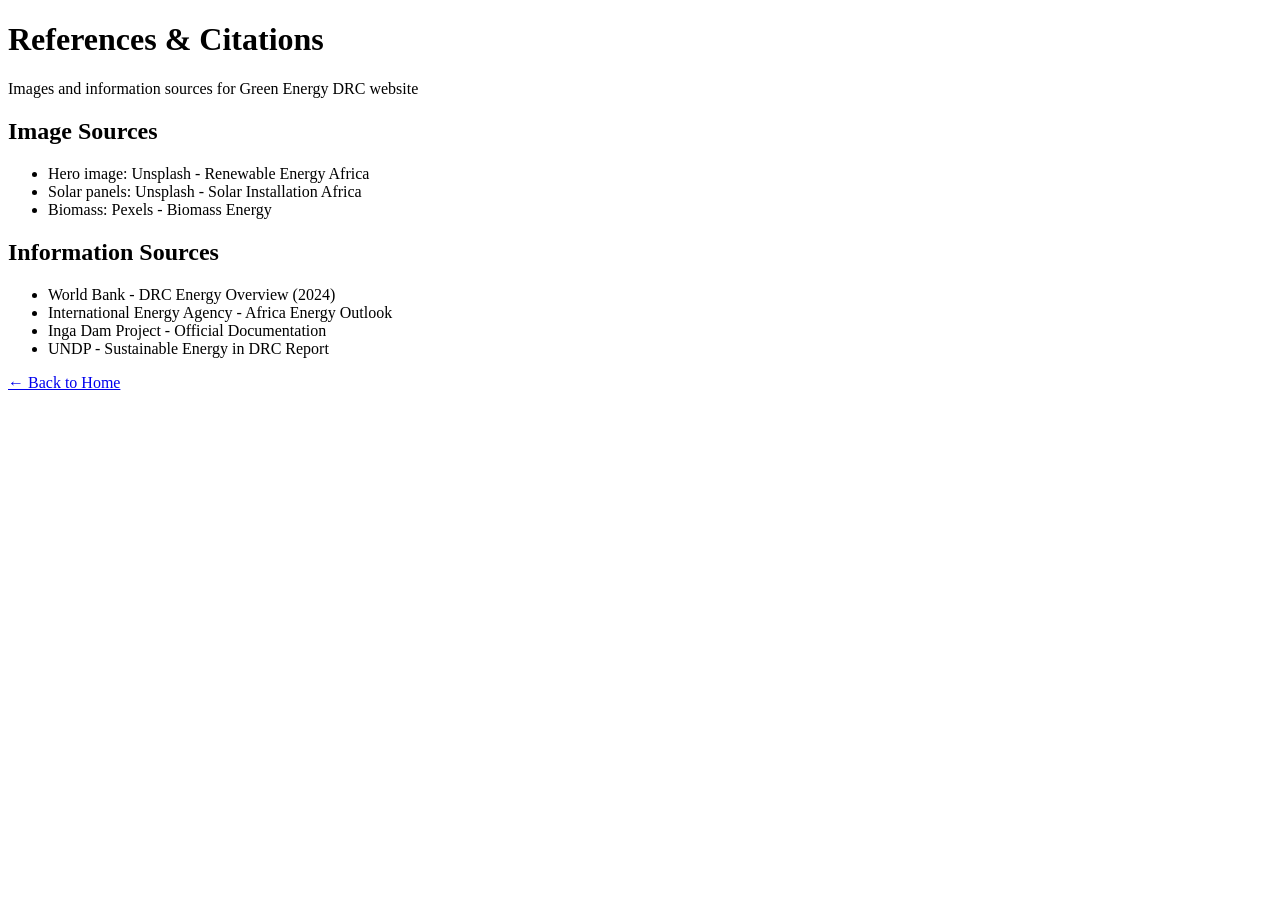
<file: project/references.html>
<!DOCTYPE html>
<html lang="en">
<head>
    <meta charset="UTF-8">
    <meta name="viewport" content="width=device-width, initial-scale=1.0">
    <title>References - Green Energy DRC</title>
</head>
<body>
    <h1>References & Citations</h1>
    <p>Images and information sources for Green Energy DRC website</p>

    <h2>Image Sources</h2>
    <ul>
        <li>Hero image: Unsplash - Renewable Energy Africa</li>
        <li>Solar panels: Unsplash - Solar Installation Africa</li>
        <li>Biomass: Pexels - Biomass Energy</li>
    </ul>

    <h2>Information Sources</h2>
    <ul>
        <li>World Bank - DRC Energy Overview (2024)</li>
        <li>International Energy Agency - Africa Energy Outlook</li>
        <li>Inga Dam Project - Official Documentation</li>
        <li>UNDP - Sustainable Energy in DRC Report</li>
    </ul>

    <p><a href="index.html">← Back to Home</a></p>
    
</body>
</html>
</file>
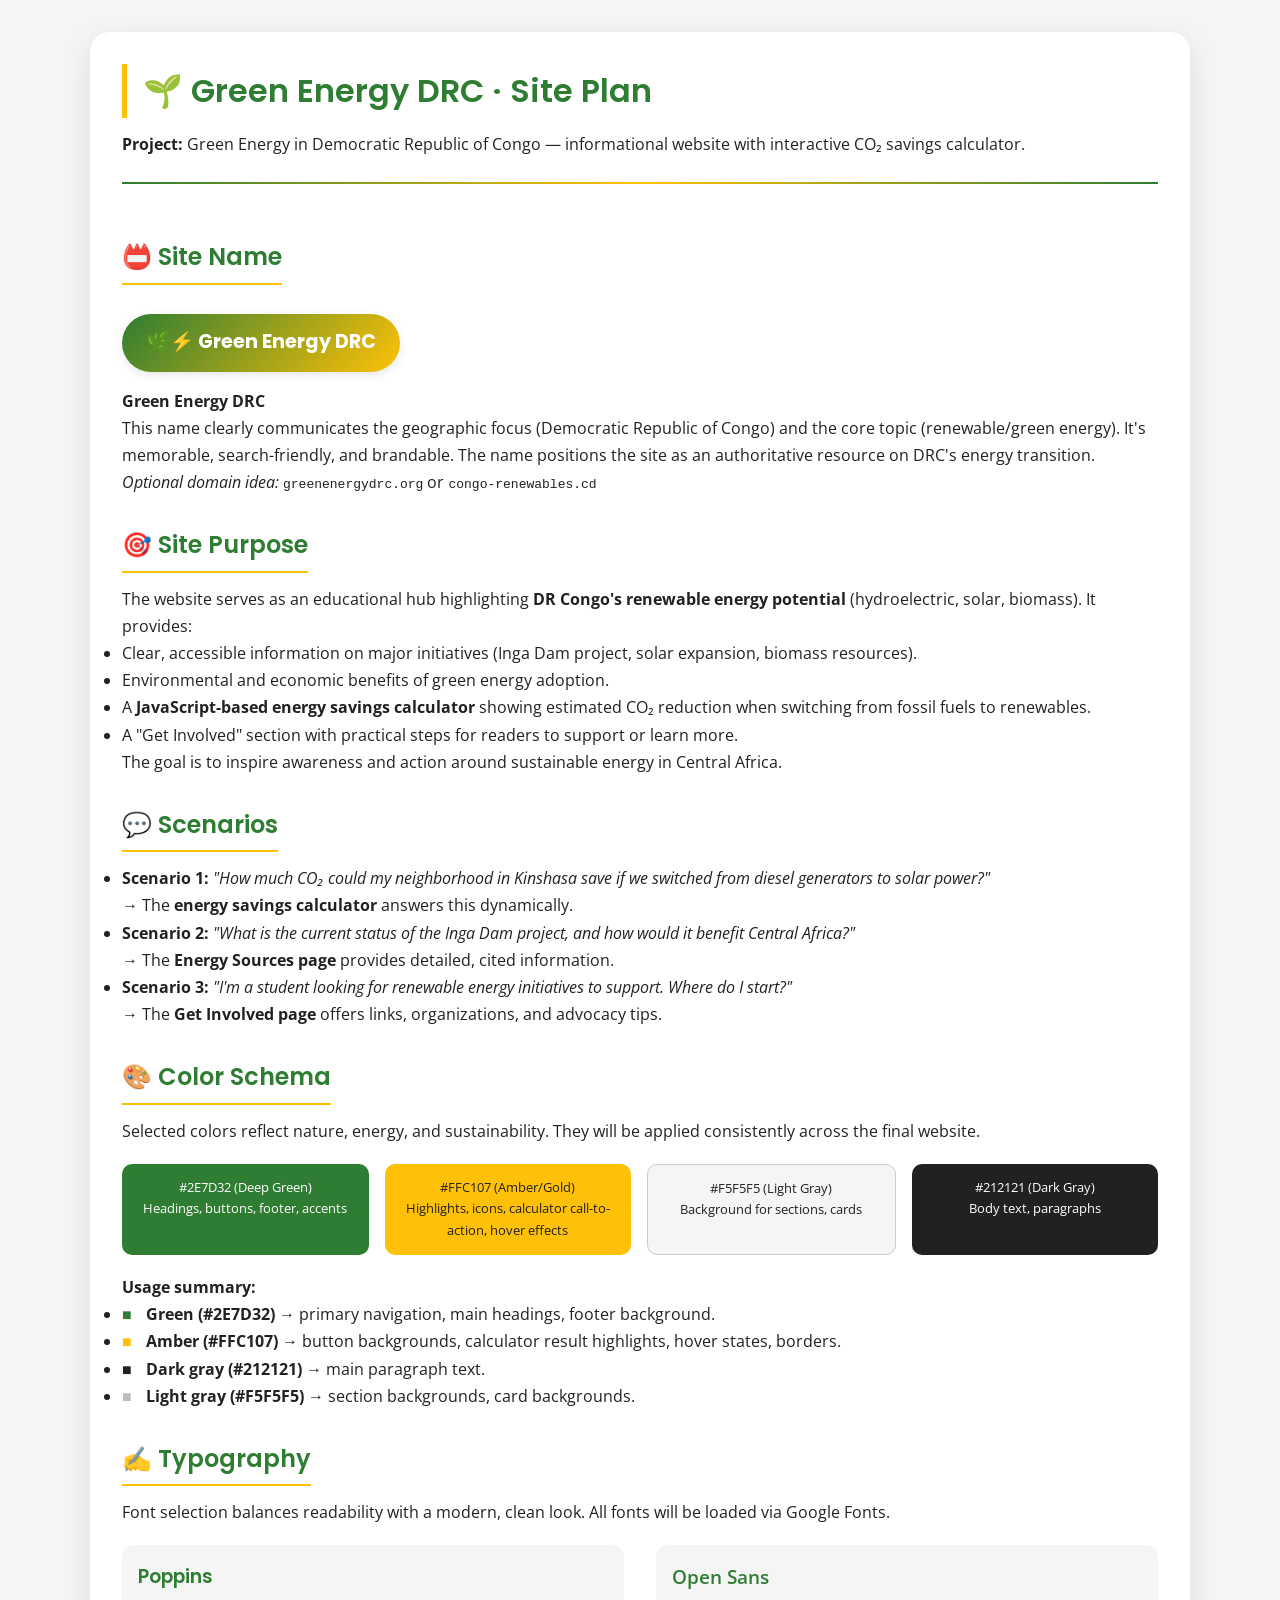
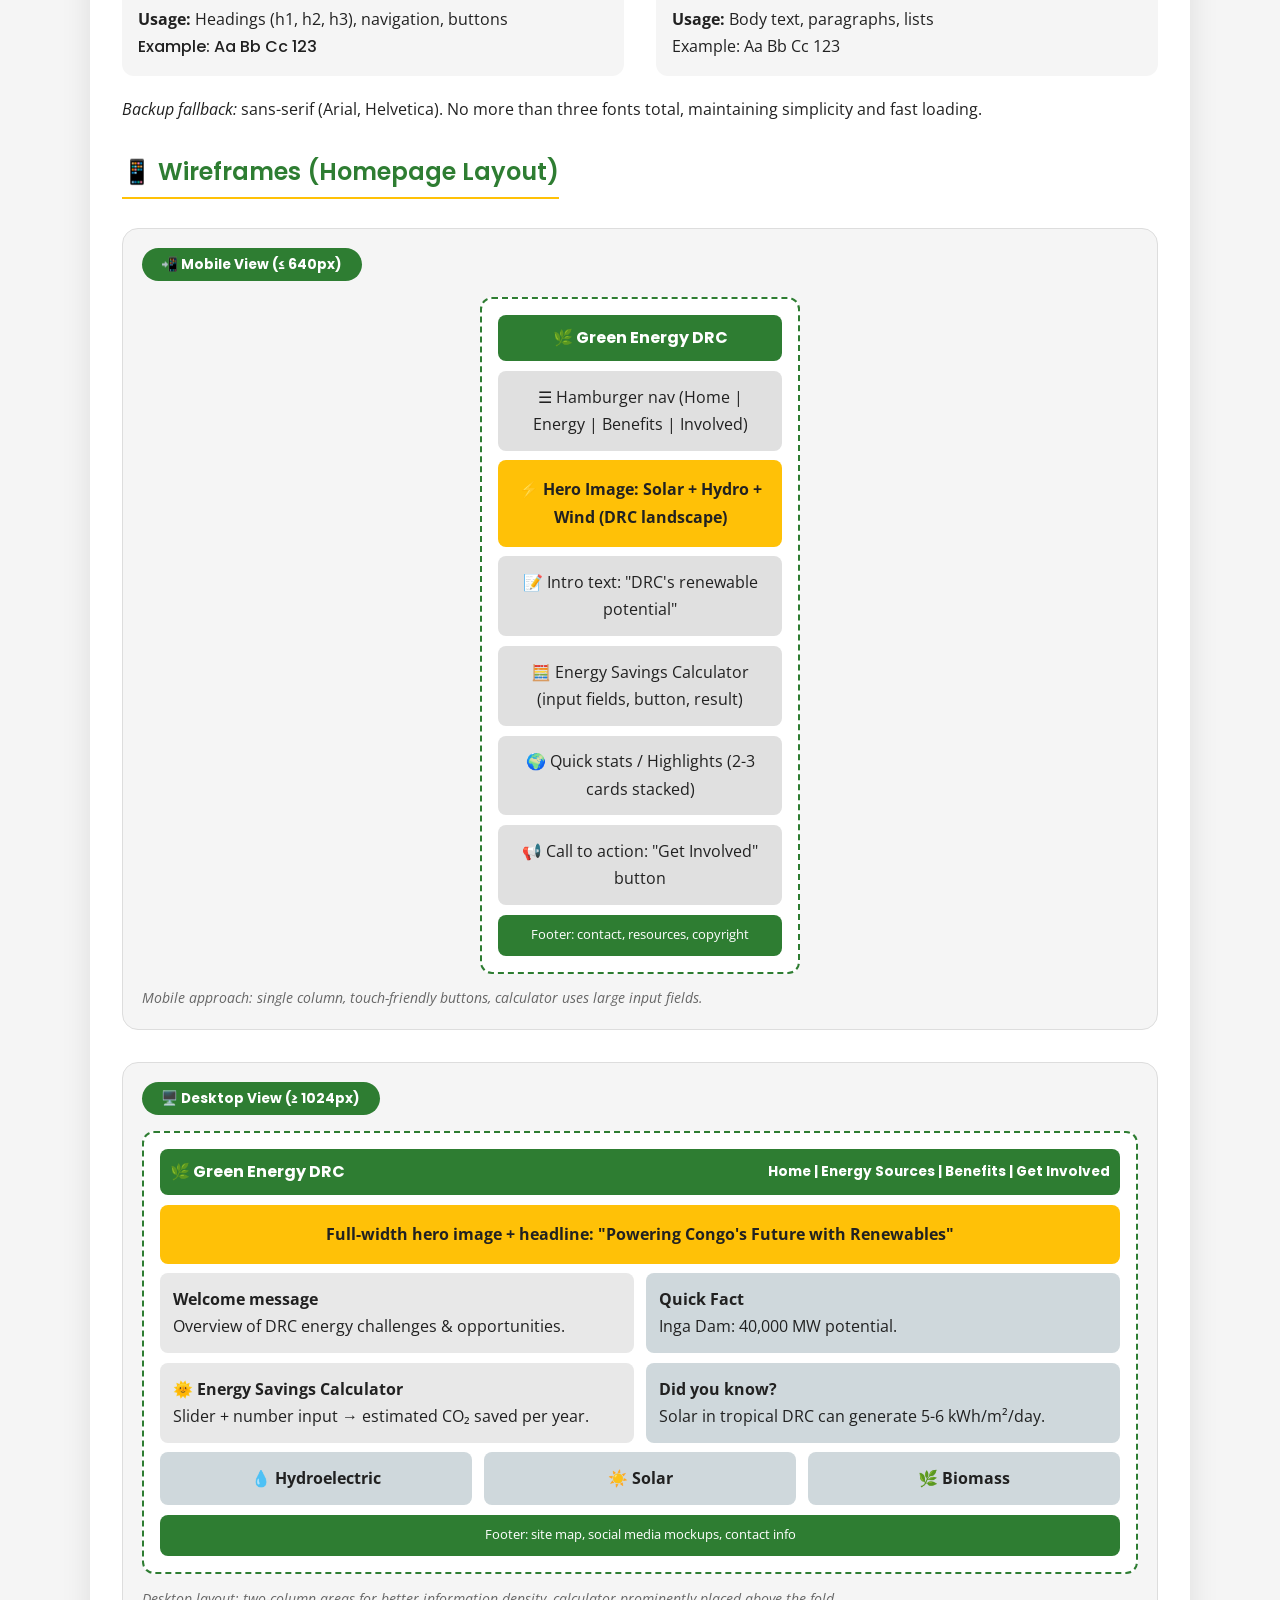
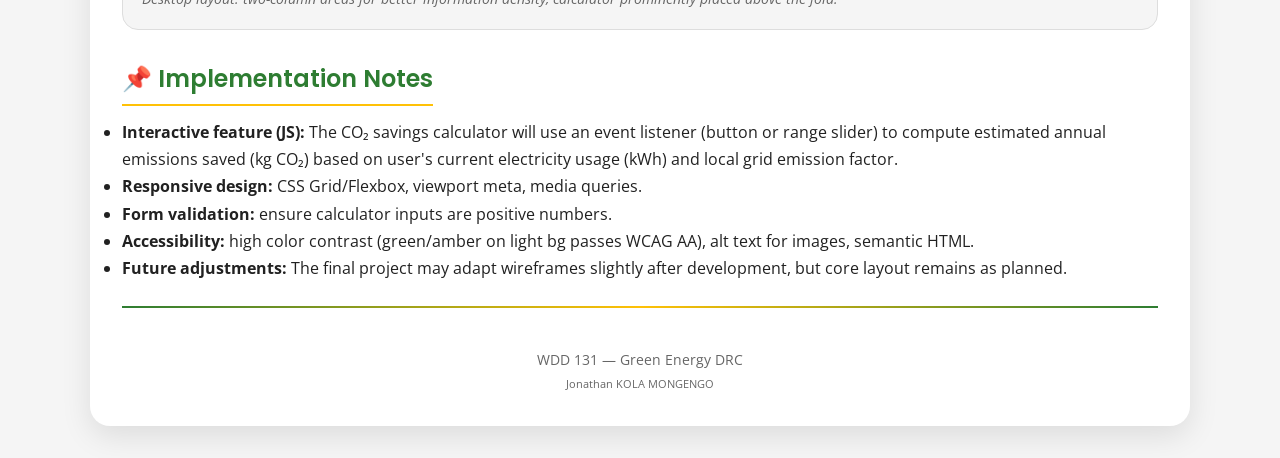
<file: project/siteplan.html>
<!DOCTYPE html>
<html lang="en">
<head>
  <meta charset="UTF-8">
  <meta name="viewport" content="width=device-width, initial-scale=1.0">
  <title>Site Plan: Green Energy DRC</title>
  <meta name="description" content="Website planning document for the Green Energy in DR Congo project - WDD 131">
  <meta name="author" content="Jonathan KOLA MONGENGO">
  <link rel="stylesheet" href="styles/siteplan.css">
  <link rel="preconnect" href="https://fonts.googleapis.com">
  <link rel="preconnect" href="https://fonts.gstatic.com" crossorigin>
  <link href="https://fonts.googleapis.com/css2?family=Open+Sans:wght@400;600&family=Poppins:wght@500;600;700&display=swap" rel="stylesheet">
</head>
<body>
<div class="container">
  <header>
    <h1>🌱 Green Energy DRC · Site Plan</h1>
    <p><strong>Project:</strong> Green Energy in Democratic Republic of Congo — informational website with interactive CO₂ savings calculator.</p>
  </header>
  <hr>

  <section>
    <h2>📛 Site Name</h2>
    <div class="logo-demo">
      <div class="logo-placeholder">🌿⚡ Green Energy DRC</div>
    </div>
    <p><strong>Green Energy DRC</strong></p>
    <p>This name clearly communicates the geographic focus (Democratic Republic of Congo) and the core topic (renewable/green energy). It's memorable, search-friendly, and brandable. The name positions the site as an authoritative resource on DRC's energy transition.</p>
    <p><em>Optional domain idea:</em> <code>greenenergydrc.org</code> or <code>congo-renewables.cd</code></p>
  </section>

  <section>
    <h2>🎯 Site Purpose</h2>
    <p>The website serves as an educational hub highlighting <strong>DR Congo's renewable energy potential</strong> (hydroelectric, solar, biomass). It provides:</p>
    <ul>
      <li>Clear, accessible information on major initiatives (Inga Dam project, solar expansion, biomass resources).</li>
      <li>Environmental and economic benefits of green energy adoption.</li>
      <li>A <strong>JavaScript-based energy savings calculator</strong> showing estimated CO₂ reduction when switching from fossil fuels to renewables.</li>
      <li>A "Get Involved" section with practical steps for readers to support or learn more.</li>
    </ul>
    <p>The goal is to inspire awareness and action around sustainable energy in Central Africa.</p>
  </section>

  <section>
    <h2>💬 Scenarios</h2>
    <ul>
      <li><strong>Scenario 1:</strong> <em>"How much CO₂ could my neighborhood in Kinshasa save if we switched from diesel generators to solar power?"</em><br> → The <strong>energy savings calculator</strong> answers this dynamically.</li>
      <li><strong>Scenario 2:</strong> <em>"What is the current status of the Inga Dam project, and how would it benefit Central Africa?"</em><br> → The <strong>Energy Sources page</strong> provides detailed, cited information.</li>
      <li><strong>Scenario 3:</strong> <em>"I'm a student looking for renewable energy initiatives to support. Where do I start?"</em><br> → The <strong>Get Involved page</strong> offers links, organizations, and advocacy tips.</li>
    </ul>
  </section>

  <section>
    <h2>🎨 Color Schema</h2>
    <p>Selected colors reflect nature, energy, and sustainability. They will be applied consistently across the final website.</p>
    <div class="color-demo">
      <div class="color-box color-primary">#2E7D32 (Deep Green)<br>Headings, buttons, footer, accents</div>
      <div class="color-box color-accent">#FFC107 (Amber/Gold)<br>Highlights, icons, calculator call-to-action, hover effects</div>
      <div class="color-box color-neutral">#F5F5F5 (Light Gray)<br>Background for sections, cards</div>
      <div class="color-box color-text">#212121 (Dark Gray)<br>Body text, paragraphs</div>
    </div>
    <p><strong>Usage summary:</strong></p>
    <ul>
      <li><span class="color-swatch green">■</span> <strong>Green (#2E7D32)</strong> → primary navigation, main headings, footer background.</li>
      <li><span class="color-swatch amber">■</span> <strong>Amber (#FFC107)</strong> → button backgrounds, calculator result highlights, hover states, borders.</li>
      <li><span class="color-swatch dark">■</span> <strong>Dark gray (#212121)</strong> → main paragraph text.</li>
      <li><span class="color-swatch light">■</span> <strong>Light gray (#F5F5F5)</strong> → section backgrounds, card backgrounds.</li>
    </ul>
  </section>

  <section>
    <h2>✍️ Typography</h2>
    <p>Font selection balances readability with a modern, clean look. All fonts will be loaded via Google Fonts.</p>
    <div class="typography-demo">
      <div class="font-card">
        <h3 class="poppins-demo">Poppins</h3>
        <p><strong>Usage:</strong> Headings (h1, h2, h3), navigation, buttons</p>
        <p class="poppins-sample">Example: Aa Bb Cc 123</p>
      </div>
      <div class="font-card">
        <h3 class="opensans-demo">Open Sans</h3>
        <p><strong>Usage:</strong> Body text, paragraphs, lists</p>
        <p class="opensans-sample">Example: Aa Bb Cc 123</p>
      </div>
    </div>
    <p><em>Backup fallback:</em> sans-serif (Arial, Helvetica). No more than three fonts total, maintaining simplicity and fast loading.</p>
  </section>

  <section>
    <h2>📱 Wireframes (Homepage Layout)</h2>
    <div class="wireframes">
      
      <div class="wireframe-card">
        <div class="wireframe-title">📲 Mobile View (≤ 640px)</div>
        <div class="wireframe-diagram mobile-wf">
          <div class="wf-header">🌿 Green Energy DRC</div>
          <div class="wf-content">☰ Hamburger nav (Home | Energy | Benefits | Involved)</div>
          <div class="wf-hero">⚡ Hero Image: Solar + Hydro + Wind (DRC landscape)</div>
          <div class="wf-content">📝 Intro text: "DRC's renewable potential"</div>
          <div class="wf-content">🧮 Energy Savings Calculator (input fields, button, result)</div>
          <div class="wf-content">🌍 Quick stats / Highlights (2-3 cards stacked)</div>
          <div class="wf-content">📢 Call to action: "Get Involved" button</div>
          <div class="wf-footer">Footer: contact, resources, copyright</div>
        </div>
        <p class="wireframe-note"><em>Mobile approach:</em> single column, touch-friendly buttons, calculator uses large input fields.</p>
      </div>

      <div class="wireframe-card">
        <div class="wireframe-title">🖥️ Desktop View (≥ 1024px)</div>
        <div class="wireframe-diagram desktop-wf">
          <div class="wf-header desktop-nav">
            <span>🌿 Green Energy DRC</span>
            <span class="nav-links">Home | Energy Sources | Benefits | Get Involved</span>
          </div>
          <div class="wf-hero">Full-width hero image + headline: "Powering Congo's Future with Renewables"</div>
          <div class="wf-row two-col">
            <div class="wf-main">
              <strong>Welcome message</strong><br>
              Overview of DRC energy challenges & opportunities.
            </div>
            <div class="wf-sidebar">
              <strong>Quick Fact</strong><br>
              Inga Dam: 40,000 MW potential.
            </div>
          </div>
          <div class="wf-row two-col">
            <div class="wf-main">
              <strong>🌞 Energy Savings Calculator</strong><br>
              Slider + number input → estimated CO₂ saved per year.
            </div>
            <div class="wf-sidebar">
              <strong>Did you know?</strong><br>
              Solar in tropical DRC can generate 5-6 kWh/m²/day.
            </div>
          </div>
          <div class="wf-row three-col-row">
            <div class="wf-col">💧 Hydroelectric</div>
            <div class="wf-col">☀️ Solar</div>
            <div class="wf-col">🌿 Biomass</div>
          </div>
          <div class="wf-footer">Footer: site map, social media mockups, contact info</div>
        </div>
        <p class="wireframe-note"><em>Desktop layout:</em> two-column areas for better information density, calculator prominently placed above the fold.</p>
      </div>
    </div>
  </section>

  <section>
    <h2>📌 Implementation Notes</h2>
    <ul>
      <li><strong>Interactive feature (JS):</strong> The CO₂ savings calculator will use an event listener (button or range slider) to compute estimated annual emissions saved (kg CO₂) based on user's current electricity usage (kWh) and local grid emission factor.</li>
      <li><strong>Responsive design:</strong> CSS Grid/Flexbox, viewport meta, media queries.</li>
      <li><strong>Form validation:</strong> ensure calculator inputs are positive numbers.</li>
      <li><strong>Accessibility:</strong> high color contrast (green/amber on light bg passes WCAG AA), alt text for images, semantic HTML.</li>
      <li><strong>Future adjustments:</strong> The final project may adapt wireframes slightly after development, but core layout remains as planned.</li>
    </ul>
  </section>

  <hr>
  <footer class="plan-footer">
    <p>WDD 131 — Green Energy DRC</p>
    <p><small>Jonathan KOLA MONGENGO</small></p>
  </footer>
</div>
</body>
</html>
</file>
<file: styles/base.css>
* {
    margin: 0;
    padding: 0;
    box-sizing: border-box;
}

body {
    font-family: Arial, sans-serif;
    line-height: 1.6;
    background-color: #f5f5f5;
    color: #333;
}

header {
    background-color: #1a252f;;
    color: white;
    padding: 20px 0 0 0;
    text-align: center;
    border-bottom: none;
    padding-bottom: 0;
}

header h1 {
    margin-bottom: 0;
    padding-bottom: 10px;
    font-size: 2.5em;
}

nav {
    background-color: #34495e;
    padding: 10px 0;
    margin-top: 0;
    border-top: 3px solid #1abc9c;
    box-shadow: 0 2px 5px rgba(0, 0, 0, 0.2);
}

nav ul {
    list-style: none;
    padding: 0;
    margin: 0;
    display: flex;
    justify-content: center;
    gap: 20px;
}

nav a {
    text-decoration: none;
    color: white;
    padding: 10px 15px;
    border-radius: 5px;
    transition: background-color 0.3s ease;
}

nav a:hover {
    background-color: #1abc9c;
}

main {
    max-width: 1200px;
    margin: 0 auto;
    padding: 20px;
    display: grid;
    grid-template-columns: 1fr 1fr;
    gap: 20px;
}

.section-header {
    text-align: center;
    margin-bottom: 5px;
    grid-column: 1 / -1;
}
.section-header h2 {
    font-size: 2.2em;
    color: #2c3e50;
    margin-bottom: 1px;
}

.about, .resources {
    background-color: white;
    border-radius: 8px;
    padding: 20px;
    box-shadow: 0 2px 5px rgba(0,0,0,0.1);
}
.about h2, .resources h2 {
    color: #2c3e50;
    margin-bottom: 15px;
    border-bottom: 2px solid #1abc9c;
    padding-bottom: 10px;
}

.about img {
    max-width: 100%;
    height: auto;
    border-radius: 8px;
    margin: 10px 0;
}
.info-block {
    display: flex;
    gap: 20px;
    align-items: flex-start;
    margin-bottom: 20px;
}

.info-block img {
    width: 150px;
    height: auto;
    border-radius: 8px;
    order: 2;
}
.info-block p {
    flex: 1;
    text-align: justify;
    order: 1;
}
.about p {
    text-align: justify;
    line-height: 1.6;
    margin-bottom: 15px;
    max-width: 100%;
}

.about figure {
    float: left;
    width: 20%;
    margin: 0 20px 10px 0;
}
.about figure img {
    max-width: 100%;
    height: auto;
    border-radius: 8px;
    margin: 10px 0;
}
.about figcaption {
    font-style: italic;
    margin-top: 5px;
    font-size: 0.85em;
    color: #666;
}

.resources ul {
    list-style: none;
    padding: 0;
    margin: 0;
    counter-reset: resource-counter;
}
.resources li {
    margin-bottom: 15px;
    padding: 10px 15px;
    background: linear-gradient(135deg, #fff, #f8f9fa);
    border-radius: 10px;
    counter-increment: resource-counter;
    transition: all 0.3s;
}
.resources li::before {
    content: counter(resource-counter) ". ";
    background-color: #1abc9c;
    color: white;
    font-weight: bold;
    display: inline-block;
    width: 25px;
    height: 25px;
    border-radius: 50%;
    text-align: center;
    line-height: 25px;
    margin-right: 12px;
    font-size: 0.85em;
}
.resources li a {
    text-decoration: none;
    color: #34495e;
    font-weight: 500;
}
.resources li:hover {
    background-color: #e8f8f5;
    transform: scale(1.02);
}
.resources li a:hover {
    color: #1abc9c;
}

footer {
    background: #2c3e50;
    color: white;
    text-align: center;
    padding: 20px;
    margin-top: 30px;
    border-top: 3px solid #1abc9c;
}
footer p {
    margin: 5px 0;
    font-size: 0.9em;
}
</file>
<file: styles/form.css>
* {
  margin: 0;
  padding: 0;
  box-sizing: border-box;
}

body {
  font-family: 'Segoe UI', Tahoma, Geneva, Verdana, sans-serif;
  line-height: 1.6;
  color: #2c3e50;
  background: linear-gradient(135deg, #667eea 0%, #764ba2 100%);
  min-height: 100vh;
  display: flex;
  flex-direction: column;
}

header {
  background: white;
  padding: 1.5rem;
  text-align: center;
  box-shadow: 0 2px 10px rgba(0,0,0,0.1);
}

h1 {
  color: #667eea;
  font-size: 2rem;
}

main {
  max-width: 800px;
  margin: 2rem auto;
  padding: 0 1rem;
  flex: 1;
  width: 100%;
}

form, .confirmation-container {
  background: white;
  border-radius: 15px;
  padding: 2rem;
  box-shadow: 0 10px 30px rgba(0,0,0,0.2);
}

.form-group {
  margin-bottom: 1.5rem;
}

label {
  display: block;
  font-weight: 600;
  margin-bottom: 0.5rem;
  color: #2c3e50;
}

.required {
  color: #e74c3c;
}

select, input[type="date"], input[type="text"], textarea {
  width: 100%;
  padding: 0.75rem;
  border: 2px solid #e0e0e0;
  border-radius: 8px;
  font-size: 1rem;
  transition: border-color 0.3s;
}

select:focus, input:focus, textarea:focus {
  outline: none;
  border-color: #667eea;
}

.rating-label {
  margin-bottom: 0.5rem;
}

.rating-container {
  display: flex;
  flex-wrap: wrap;
  gap: 1rem;
  margin-top: 0.5rem;
}

.rating-option {
  flex: 1;
  min-width: 80px;
}

.rating-option input[type="radio"] {
  margin-right: 0.5rem;
}

.rating-option label {
  display: inline;
  font-weight: normal;
  cursor: pointer;
}

.checkbox-group {
  display: grid;
  grid-template-columns: repeat(auto-fill, minmax(180px, 1fr));
  gap: 0.75rem;
  margin-top: 0.5rem;
}

.checkbox-option {
  display: flex;
  align-items: center;
}

.checkbox-option input[type="checkbox"] {
  margin-right: 0.5rem;
  width: auto;
}

.checkbox-option label {
  display: inline;
  margin-bottom: 0;
  font-weight: normal;
  cursor: pointer;
}

textarea {
  resize: vertical;
  font-family: inherit;
}

.submit-btn {
  background: linear-gradient(135deg, #4c51bf 0%, #5a32a3 100%);
  color: white;
  padding: 1rem 2rem;
  border: none;
  border-radius: 8px;
  font-size: 1.1rem;
  font-weight: 600;
  cursor: pointer;
  width: 100%;
  transition: transform 0.2s, box-shadow 0.2s;
}

.submit-btn:hover {
  transform: translateY(-2px);
  box-shadow: 0 5px 15px rgba(102, 126, 234, 0.4);
}

.confirmation-container {
  text-align: center;
}

.success-icon {
  font-size: 4rem;
  color: #27ae60;
  margin-bottom: 1rem;
}

.review-counter {
  background: #f0f0f0;
  padding: 1rem;
  border-radius: 8px;
  margin: 1.5rem 0;
}

#review-count {
  font-size: 2rem;
  font-weight: bold;
  color: #667eea;
}

.back-link {
  display: inline-block;
  margin-top: 1rem;
  color: #667eea;
  text-decoration: none;
  font-weight: 600;
  transition: color 0.3s;
}

.back-link:hover {
  color: #764ba2;
  text-decoration: underline;
}

footer {
  text-align: center;
  padding: 1.5rem;
  background: white;
  margin-top: 2rem;
  color: #666;
  width: 100%;
}

@media (max-width: 768px) {
  body {
    background: #667eea;
  }
  
  form, .confirmation-container {
    padding: 1.5rem;
  }
  
  h1 {
    font-size: 1.5rem;
  }
  
  .rating-container {
    flex-direction: column;
    gap: 0.5rem;
  }
  
  .checkbox-group {
    grid-template-columns: 1fr;
  }
}
</file>
<file: styles/place.css>
:root {
    --primary-color: #007fff;
    --secondary-color: #f7d31e;
    --text-color: #333;
    --accent-color: #ce1126;
    --bg-color: rgba(0,0,0,0.6);
    --spacing: 1rem;
    --card-bg: rgba(255, 255, 255, 0.9);
}

* {
    margin: 0;
    padding: 0;
    box-sizing: border-box;
}

body {
    font-family: 'Roboto', sans-serif;
    min-height: 100vh;
    display: flex;
    flex-direction: column;
}

header {
    text-align: center;
    background-color: var(--primary-color);
    color: white;
    position: relative;
    z-index: 1;
}

header h1 {
    font-size: 2rem;
    margin: 0;
    padding: 0.5rem 0;
}

.hero-container {
    flex: 1;
    position: relative;
    width: 100%;
}

.hero-bg {
    width: 100%;
    height: 100%;
    position: absolute;
    top: 0;
    left: 0;
}

.hero-bg img {
    width: 100%;
    height: 100%;
    object-fit: cover;
    display: block;
}

.overlay {
    position: absolute;
    top: 0;
    left: 0;
    width: 100%;
    height: 100%;
}

main {
    position: relative;
    width: 100%;
    height: 100%;
}

.data-card {
    position: absolute;
    top: 2rem;
    left: 2rem;
    background: var(--card-bg);
    backdrop-filter: blur(5px);
    padding: 1.5rem;
    border-radius: 12px;
    box-shadow: 0 4px 15px rgba(0,0,0,0.2);
    max-width: 320px;
    border-left: 5px solid var(--secondary-color);
}

.weather-card {
    position: absolute;
    bottom: 2rem;
    right: 2rem;
    background: var(--card-bg);
    backdrop-filter: blur(5px);
    padding: 1.5rem;
    border-radius: 12px;
    box-shadow: 0 4px 15px rgba(0,0,0,0.2);
    max-width: 280px;
    border-left: 5px solid var(--secondary-color);
}

.data-card h2, .weather-card h2 {
    color: var(--primary-color);
    border-bottom: 3px solid var(--secondary-color);
    padding-bottom: 0.5rem;
    margin-bottom: 1rem;
}

.data-card p, .weather-details p {
    margin: 0.75rem 0;
    font-size: 1rem;
}
.weather-svg-icon {
    width: 32px;
    height: 32px;
    vertical-align: middle;
    margin-right: 0.5rem;
}
.weather-card h2::after {
    content: "";
    display: inline-block;
    width: 24px;
    height: 24px;
    margin-left: 0.5rem;
    background-image: url('data:image/svg+xml,<svg xmlns="http://www.w3.org/2000/svg" viewBox="0 0 24 24"><circle cx="12" cy="8" r="3" fill="%23f7d31e"/><path d="M17 13c1.7 0 3-1.3 3-3s-1.3-3-3-3c-.3 0-.6 0-.9.1C15.3 6.5 13.8 5 12 5c-1.9 0-3.4 1.3-3.9 3.1C7.5 8.5 6 10 6 12c0 1.7 1.3 3 3 3h8z" fill="%23e0e0e0"/></svg>');
    background-size: contain;
    background-repeat: no-repeat;
    vertical-align: middle;
}

footer {
    text-align: center;
    padding: 1rem;
    background-color: var(--primary-color);
    color: white;
    font-size: 0.85rem;
}

footer p {
    margin: 0.2rem 0;
}

@media only screen and (max-width: 768px) {
    header h1 {
        font-size: 1.5rem;
        padding: 0.25rem 0;
    }
    
    .hero-container {
        flex: none;
        position: relative;
        width: 100%;
    }
    
    .hero-bg {
        position: relative;
        width: 100%;
        height: auto;
        min-height: 300px;
    }
    
    .hero-bg img {
        position: relative;
        min-height: 300px;
        object-fit: cover;
    }
    
    .overlay {
        position: relative;
        background-color: var(--bg-color);
        width: 100%;
    }
    
    main {
        height: auto;
        padding: 0;
        display: flex;
        flex-direction: column;
        gap: 0;
    }
    
    .data-card {
        position: relative;
        top: 0;
        left: 0;
        margin: 0;
        padding: 1.5rem;
        max-width: 100%;
        width: 100%;
        border-radius: 0;
        backdrop-filter: none;
        border-left: none;
        border-top: 5px solid var(--secondary-color);
        box-shadow: none;
    }
    
    .weather-card {
        position: relative;
        bottom: 0;
        right: 0;
        margin: 0;
        padding: 1.5rem;
        max-width: 100%;
        width: 100%;
        border-radius: 0;
        backdrop-filter: none;
        border-left: none;
        border-top: 1px solid rgba(0,0,0,0.1);
        box-shadow: none;
    }
    
    .weather-card {
        border-top: 5px solid var(--secondary-color);
    }
    .weather-svg-icon {
        width: 28px;
        height: 28px;
    }
    .weather-card h2::after {
        content: none;
    }
}

@media only screen and (min-width: 769px) and (max-width: 1024px) {
    .data-card {
        max-width: 280px;
        top: 1rem;
        left: 1rem;
    }
    
    .weather-card {
        max-width: 260px;
        bottom: 1rem;
        right: 1rem;
    }
}
</file>
<file: styles/temples.css>
* {
    margin: 0;
    padding: 0;
    box-sizing: border-box;
}

body {
    font-family: 'Inter', sans-serif;
    background: #f9f9f9;
    color: #1a1a1a;
    line-height: 1.5;
}

header {
    background: #2c3e66;
    color: white;
    padding: 0.5rem 1rem;
    box-shadow: 0 2px 5px rgba(0,0,0,0.1);
}
.header-bar {
    display: flex;
    justify-content: space-between;
    align-items: center;
}
.site-title {
    font-family: 'Playfair Display', serif;
    font-size: 1.6rem;
    font-weight: 700;
}
.hamburger {
    background: none;
    border: none;
    color: white;
    font-size: 2rem;
    cursor: pointer;
    display: block;
}
#primaryNav {
    max-height: 0;
    overflow: hidden;
    transition: max-height 0.3s ease-out;
}
#primaryNav.show {
    max-height: 300px;
}
nav ul {
    list-style: none;
    display: flex;
    flex-direction: column;
    gap: 0.75rem;
    margin-top: 1rem;
}
nav a {
    color: white;
    text-decoration: none;
    font-weight: 500;
    padding: 0.5rem;
    display: block;
    transition: background 0.2s;
}
nav a:hover {
    background: #1b2a47;
    border-radius: 8px;
}
main {
    max-width: 1200px;
    margin: 2rem auto;
    padding: 0 1rem;
}
h1 {
    font-family: 'Playfair Display', serif;
    font-size: 2rem;
    margin-bottom: 1.5rem;
    text-align: center;
    color: #2c3e66;
}
.gallery {
    display: grid;
    grid-template-columns: 1fr;
    gap: 1.5rem;
}
figure {
    background: white;
    border-radius: 12px;
    overflow: hidden;
    box-shadow: 0 4px 8px rgba(0,0,0,0.1);
    transition: transform 0.2s;
}
figure:hover {
    transform: scale(1.02);
}
img {
    width: 100%;
    height: auto;
    display: block;
}
figcaption {
    padding: 0.75rem;
    text-align: center;
    font-weight: 600;
    background: #f0f2f5;
}
footer {
    text-align: center;
    background: #2c3e66;
    color: white;
    padding: 1rem;
    margin-top: 2rem;
    font-size: 0.9rem;
}
</file>
<file: styles/temples-large.css>
@media screen and (min-width: 768px) {
    .hamburger {
        display: none;
    }
    #primaryNav {
        max-height: none !important;
        overflow: visible;
   }
    nav ul {
        flex-direction: row;
        gap: 1.5rem;
        justify-content: flex-end;
        margin-top: 0;
   }
    .gallery {
        display: grid;
        grid-template-columns: repeat(auto-fill, minmax(280px, 1fr));
        gap: 1.5rem;
        align-items: start;
    }
    .gallery figure {
        display: flex;
        flex-direction: column;
        background: white;
        border-radius: 12px;
        overflow: hidden;
        height: 100%;
    }
    .gallery img {
        width: 100%;
        height: 220px;
        object-fit: cover;
        display: block;
    }
    .gallery figcaption {
        flex-shrink: 0;
        padding: 0.75rem;
        text-align: center;
    }
}
</file>
<file: project/styles/main.css>
/* ============================================
   GREEN ENERGY DRC - MAIN STYLES
   Color schema: #2E7D32 (Green), #FFC107 (Amber)
   Typography: Poppins (headings), Open Sans (body)
   ============================================ */

* {
  margin: 0;
  padding: 0;
  box-sizing: border-box;
}

body {
  font-family: 'Open Sans', sans-serif;
  color: #212121;
  background-color: #F5F5F5;
  line-height: 1.6;
}

.container {
  max-width: 1200px;
  margin: 0 auto;
  padding: 0 1.5rem;
}

h1, h2, h3, h4, .logo-text, .nav-links a {
  font-family: 'Poppins', sans-serif;
}

h1 {
  font-size: 2.5rem;
  margin-bottom: 1rem;
  color: #2E7D32;
}

h2 {
  font-size: 2rem;
  margin-bottom: 1rem;
  color: #2E7D32;
  border-bottom: 3px solid #FFC107;
  display: inline-block;
  padding-bottom: 0.3rem;
}

h3 {
  font-size: 1.3rem;
  margin-bottom: 0.8rem;
  color: #2E7D32;
}

header {
  background: #2E7D32;
  color: white;
  padding: 1rem 0;
  position: sticky;
  top: 0;
  z-index: 100;
}

.header-container {
  display: flex;
  justify-content: space-between;
  align-items: center;
  flex-wrap: wrap;
  gap: 1rem;
}

.logo {
  display: flex;
  align-items: center;
  gap: 0.5rem;
  font-size: 1.5rem;
  font-weight: bold;
}

.logo-icon {
  font-size: 1.8rem;
}

.logo-text {
  color: white;
}

.nav-links {
  display: flex;
  list-style: none;
  gap: 2rem;
}

.nav-links a {
  color: white;
  text-decoration: none;
  font-weight: 500;
  transition: color 0.3s;
}

.nav-links a:hover,
.nav-links a.active {
  color: #FFC107;
}

.btn {
  display: inline-block;
  padding: 0.8rem 1.8rem;
  border-radius: 50px;
  text-decoration: none;
  font-weight: bold;
  transition: all 0.3s;
  cursor: pointer;
  border: none;
  font-family: 'Poppins', sans-serif;
}

.btn-primary {
  background: #2E7D32;
  color: white;
}

.btn-primary:hover {
  background: #1B5E20;
  transform: scale(1.05);
}

.btn-accent {
  background: #FFC107;
  color: #212121;
}

.btn-accent:hover {
  background: #FFB300;
  transform: scale(1.05);
}

.hero {
  background: linear-gradient(rgba(0, 0, 0, 0.5), rgba(0, 0, 0, 0.5)), url('../images/hero-hydro.webp');
  background-size: cover;
  background-position: center;
  min-height: 500px;
  display: flex;
  align-items: center;
  justify-content: center;
  text-align: center;
}

.hero-content h1 {
  color: white;
  font-size: 3.5rem;
  text-shadow: 2px 2px 4px rgba(0, 0, 0, 0.5);
  max-width: 800px;
  margin: 0 auto;
}

/* Fallback if image not available */
.hero {
  background-color: #2E7D32;
}

.two-columns {
  display: grid;
  grid-template-columns: 1fr 1fr;
  gap: 2rem;
  margin: 3rem 0;
}

.welcome-message {
  background: white;
  padding: 2rem;
  border-radius: 12px;
  box-shadow: 0 4px 15px rgba(0, 0, 0, 0.1);
}

.quick-fact {
  background: linear-gradient(135deg, #2E7D32, #1B5E20);
  color: white;
  padding: 2rem;
  border-radius: 12px;
  text-align: center;
  box-shadow: 0 4px 15px rgba(0, 0, 0, 0.1);
}

.quick-fact h3 {
  color: #FFC107;
  margin-top: 0;
}

.fact-number {
  font-size: 3rem;
  font-weight: bold;
  margin: 1rem 0;
}

.calculator-section {
  background: white;
  padding: 2rem;
  border-radius: 12px;
  box-shadow: 0 4px 15px rgba(0, 0, 0, 0.1);
}

.did-you-know {
  background: #FFC107;
  color: #212121;
  padding: 2rem;
  border-radius: 12px;
  box-shadow: 0 4px 15px rgba(0, 0, 0, 0.1);
}

.did-you-know h3 {
  color: #2E7D32;
  margin-top: 0;
}

.calculator-form {
  display: flex;
  flex-direction: column;
  gap: 1rem;
  margin-top: 1rem;
}

.calculator-form input[type="range"] {
  width: 100%;
  cursor: pointer;
}

.calculator-form input[type="number"] {
  padding: 0.8rem;
  border: 1px solid #ddd;
  border-radius: 8px;
  font-family: 'Open Sans', sans-serif;
}

.calculator-form select {
  padding: 0.8rem;
  border: 1px solid #ddd;
  border-radius: 8px;
  font-family: 'Open Sans', sans-serif;
}

.calculator-result {
  margin-top: 1rem;
  padding: 1rem;
  background: #2E7D32;
  color: white;
  border-radius: 8px;
  font-weight: bold;
  display: none;
}

.calculator-result.show {
  display: block;
}

.three-columns {
  display: grid;
  grid-template-columns: repeat(3, 1fr);
  gap: 2rem;
  margin: 3rem 0;
}

.energy-type {
  background: white;
  padding: 2rem;
  border-radius: 12px;
  text-align: center;
  box-shadow: 0 4px 15px rgba(0, 0, 0, 0.1);
  transition: transform 0.3s;
}

.energy-type:hover {
  transform: translateY(-5px);
}

.energy-icon {
  font-size: 3rem;
  margin-bottom: 1rem;
}

.energy-type h3 {
  color: #2E7D32;
  margin-bottom: 0.8rem;
}

footer {
  background: #2E7D32;
  color: white;
  padding: 2rem 0;
  margin-top: 3rem;
}

.footer-content {
  display: grid;
  grid-template-columns: repeat(3, 1fr);
  gap: 2rem;
  margin-bottom: 2rem;
}

.footer-section h4 {
  color: #FFC107;
  margin-bottom: 1rem;
}

.footer-section ul {
  list-style: none;
  padding: 0;
}

.footer-section ul li {
  margin-bottom: 0.5rem;
}

.footer-section ul li a {
  color: white;
  text-decoration: none;
}

.footer-section ul li a:hover {
  color: #FFC107;
}

.social-mockups {
  display: flex;
  gap: 1rem;
  margin-bottom: 1rem;
  flex-wrap: wrap;
}

.social-icon {
  background: rgba(255, 255, 255, 0.2);
  padding: 0.3rem 0.8rem;
  border-radius: 20px;
  font-size: 0.8rem;
}

.footer-bottom {
  text-align: center;
  padding-top: 1rem;
  border-top: 1px solid rgba(255, 255, 255, 0.2);
}

footer a {
  color: #FFC107;
  text-decoration: none;
}

footer a:hover {
  text-decoration: underline;
}

.cards-grid {
  display: grid;
  grid-template-columns: repeat(auto-fit, minmax(280px, 1fr));
  gap: 2rem;
  margin: 2rem 0;
}

.energy-card {
  background: white;
  border-radius: 12px;
  padding: 1.5rem;
  text-align: center;
  box-shadow: 0 4px 15px rgba(0, 0, 0, 0.1);
  transition: transform 0.3s;
}

.energy-card:hover {
  transform: translateY(-5px);
}

.energy-card h3 {
  margin: 1rem 0;
}

.energy-card-detail {
  background: white;
  border-radius: 16px;
  padding: 2rem;
  margin-bottom: 2rem;
  box-shadow: 0 4px 15px rgba(0, 0, 0, 0.1);
}

.energy-img {
  width: 100%;
  max-height: 300px;
  object-fit: cover;
  border-radius: 12px;
  margin: 1rem 0;
}

.benefits-grid {
  margin: 2rem 0;
}

.benefits-grid .container {
  display: grid;
  grid-template-columns: repeat(auto-fit, minmax(300px, 1fr));
}

.benefit-card {
  background: white;
  border-radius: 12px;
  padding: 1.5rem;
  text-align: center;
  box-shadow: 0 4px 15px rgba(0, 0, 0, 0.1);
  transition: transform 0.3s;
}

.benefit-card:hover {
  transform: translateY(-5px);
}

.benefit-icon {
  font-size: 3rem;
  margin-bottom: 1rem;
}

.benefit-card ul {
  text-align: left;
  margin-top: 1rem;
  padding-left: 1.5rem;
}

.benefit-card li {
  margin-bottom: 0.5rem;
}

.stats-grid {
  display: grid;
  grid-template-columns: repeat(auto-fit, minmax(200px, 1fr));
  gap: 2rem;
  margin: 2rem 0;
}

.stat-card {
  background: white;
  border-radius: 12px;
  padding: 1.5rem;
  text-align: center;
  box-shadow: 0 4px 15px rgba(0, 0, 0, 0.1);
  border-top: 4px solid #FFC107;
}

.stat-number {
  font-size: 2.5rem;
  font-weight: bold;
  color: #2E7D32;
}

.involvement-grid {
  display: grid;
  grid-template-columns: repeat(auto-fit, minmax(250px, 1fr));
  gap: 2rem;
  margin: 2rem 0;
}

.involvement-card {
  background: white;
  border-radius: 12px;
  padding: 1.5rem;
  text-align: center;
  box-shadow: 0 4px 15px rgba(0, 0, 0, 0.1);
  transition: transform 0.3s;
}

.involvement-card:hover {
  transform: translateY(-5px);
}

.contact-form {
  background: white;
  border-radius: 16px;
  padding: 2rem;
  margin: 2rem 0;
  box-shadow: 0 4px 15px rgba(0, 0, 0, 0.1);
}

.form-group {
  margin-bottom: 1.5rem;
}

.form-group label {
  display: block;
  margin-bottom: 0.5rem;
  font-weight: 600;
  color: #2E7D32;
}

.form-group input,
.form-group select,
.form-group textarea {
  width: 100%;
  padding: 0.8rem;
  border: 1px solid #ddd;
  border-radius: 8px;
  font-family: 'Open Sans', sans-serif;
}

.form-group input:focus,
.form-group select:focus,
.form-group textarea:focus {
  outline: none;
  border-color: #FFC107;
}

.form-message {
  margin-top: 1rem;
  padding: 1rem;
  border-radius: 8px;
  display: none;
}

.form-message.success {
  display: block;
  background: #2E7D32;
  color: white;
}

.form-message.error {
  display: block;
  background: #d32f2f;
  color: white;
}

.page-header {
  background: linear-gradient(135deg, #2E7D32, #1B5E20);
  color: white;
  text-align: center;
  padding: 3rem 0;
}

.page-header h1 {
  color: white;
}

@media (max-width: 768px) {
  h1 {
    font-size: 1.8rem;
  }
  
  h2 {
    font-size: 1.5rem;
  }
  
  .header-container {
    flex-direction: column;
    text-align: center;
  }
  
  .nav-links {
    flex-wrap: wrap;
    justify-content: center;
    gap: 1rem;
  }
  
  .hero {
    min-height: 300px;
  }
  
  .hero-content h1 {
    font-size: 2rem;
    padding: 0 1rem;
  }
  
  .two-columns,
  .three-columns,
  .footer-content {
    grid-template-columns: 1fr;
  }
  
  .cards-grid,
  .benefits-grid,
  .involvement-grid,
  .stats-grid {
    grid-template-columns: 1fr;
  }
}
</file>
<file: project/styles/siteplan.css>
/* ============================================
   SITE PLAN - GREEN ENERGY DRC
   Color schema APPLIED to this document
   ============================================ */

* {
  margin: 0;
  padding: 0;
  box-sizing: border-box;
}

body {
  font-family: 'Open Sans', 'Segoe UI', Tahoma, Geneva, Verdana, sans-serif;
  background-color: #F5F5F5;
  color: #212121;
  line-height: 1.7;
  padding: 2rem;
}

.container {
  max-width: 1100px;
  margin: 0 auto;
  background: white;
  border-radius: 20px;
  box-shadow: 0 10px 30px rgba(0, 0, 0, 0.1);
  overflow: hidden;
  padding: 2rem;
}

h1, h2, h3 {
  font-family: 'Poppins', sans-serif;
  font-weight: 600;
  color: #2E7D32;
  margin-top: 1.8rem;
  margin-bottom: 0.8rem;
}

h1 {
  font-size: 2rem;
  border-left: 5px solid #FFC107;
  padding-left: 1rem;
  margin-top: 0;
  display: inline-block;
}

h2 {
  font-size: 1.5rem;
  border-bottom: 2px solid #FFC107;
  display: inline-block;
  padding-bottom: 0.3rem;
}

hr {
  border: none;
  height: 2px;
  background: linear-gradient(90deg, #2E7D32, #FFC107, #2E7D32);
  margin: 1.5rem 0;
}

a {
  color: #2E7D32;
  text-decoration: none;
}

a:hover {
  color: #FFC107;
}

.logo-demo {
  margin: 1rem 0;
}

.logo-placeholder {
  background: linear-gradient(135deg, #2E7D32, #FFC107);
  color: white;
  font-family: 'Poppins', sans-serif;
  font-weight: bold;
  font-size: 1.2rem;
  padding: 0.8rem 1.5rem;
  border-radius: 50px;
  display: inline-block;
  box-shadow: 0 3px 10px rgba(0,0,0,0.1);
}

.color-demo {
  display: flex;
  gap: 1rem;
  margin: 1.2rem 0;
  flex-wrap: wrap;
}

.color-box {
  padding: 0.8rem 1.2rem;
  border-radius: 10px;
  text-align: center;
  font-size: 0.8rem;
  flex: 1;
  min-width: 100px;
}

.color-primary {
  background-color: #2E7D32;
  color: white;
}

.color-accent {
  background-color: #FFC107;
  color: #212121;
}

.color-neutral {
  background-color: #F5F5F5;
  color: #212121;
  border: 1px solid #ccc;
}

.color-text {
  background-color: #212121;
  color: white;
}

.color-swatch {
  display: inline-block;
  width: 16px;
  font-size: 16px;
  margin-right: 4px;
}

.color-swatch.green { color: #2E7D32; }
.color-swatch.amber { color: #FFC107; }
.color-swatch.dark { color: #212121; }
.color-swatch.light { color: #BDBDBD; }

.typography-demo {
  display: flex;
  gap: 2rem;
  margin: 1.2rem 0;
  flex-wrap: wrap;
}

.font-card {
  background: #F5F5F5;
  padding: 1rem;
  border-radius: 12px;
  flex: 1;
  min-width: 200px;
}

.font-card h3 {
  margin-top: 0;
}

.poppins-demo {
  font-family: 'Poppins', sans-serif;
  font-weight: 600;
  color: #2E7D32;
  margin-top: 0;
}

.poppins-sample {
  font-family: 'Poppins', sans-serif;
  font-weight: 500;
  color: #212121;
}

.opensans-demo {
  font-family: 'Open Sans', sans-serif;
  font-weight: 600;
  color: #2E7D32;
  margin-top: 0;
}

.opensans-sample {
  font-family: 'Open Sans', sans-serif;
  font-weight: 400;
  color: #212121;
}

.wireframes {
  display: flex;
  flex-direction: column;
  gap: 2rem;
  margin-top: 1rem;
}

.wireframe-card {
  background: #F5F5F5;
  border-radius: 16px;
  padding: 1.2rem;
  border: 1px solid #ddd;
}

.wireframe-title {
  background: #2E7D32;
  color: white;
  display: inline-block;
  padding: 0.3rem 1.2rem;
  border-radius: 25px;
  font-size: 0.85rem;
  font-weight: bold;
  margin-bottom: 1rem;
  font-family: 'Poppins', sans-serif;
}

.wireframe-diagram {
  background: white;
  border: 2px dashed #2E7D32;
  border-radius: 12px;
  padding: 1rem;
}

.mobile-wf {
  max-width: 320px;
  margin: 0 auto;
}

.desktop-wf {
  width: 100%;
}

.wf-header {
  background: #2E7D32;
  color: white;
  text-align: center;
  padding: 0.6rem;
  border-radius: 8px;
  font-weight: bold;
  margin-bottom: 0.6rem;
  font-family: 'Poppins', sans-serif;
}

.desktop-nav {
  display: flex;
  justify-content: space-between;
  align-items: center;
  flex-wrap: wrap;
}

.nav-links {
  display: flex;
  gap: 1rem;
  font-size: 0.85rem;
}

.wf-hero {
  background: #FFC107;
  text-align: center;
  padding: 1rem;
  border-radius: 8px;
  color: #212121;
  font-weight: bold;
  margin-bottom: 0.6rem;
}

.wf-content {
  background: #e0e0e0;
  padding: 0.8rem;
  border-radius: 8px;
  text-align: center;
  margin-bottom: 0.6rem;
}

.wf-row {
  display: flex;
  gap: 0.8rem;
  margin-bottom: 0.6rem;
  flex-wrap: wrap;
}

.two-col {
  display: flex;
  gap: 0.8rem;
  flex-wrap: wrap;
}

.two-col > * {
  flex: 1;
}

.wf-main {
  background: #e8e8e8;
  padding: 0.8rem;
  border-radius: 8px;
}

.wf-sidebar {
  background: #cfd8dc;
  padding: 0.8rem;
  border-radius: 8px;
}

.three-col-row {
  display: flex;
  gap: 0.8rem;
  flex-wrap: wrap;
  margin-bottom: 0.6rem;
}

.wf-col {
  background: #cfd8dc;
  padding: 0.8rem;
  border-radius: 8px;
  text-align: center;
  flex: 1;
  font-weight: bold;
}

.wf-footer {
  background: #2E7D32;
  color: white;
  text-align: center;
  padding: 0.6rem;
  border-radius: 8px;
  margin-top: 0.6rem;
  font-size: 0.8rem;
}

.wireframe-note {
  font-size: 0.85rem;
  color: #666;
  margin-top: 0.8rem;
  font-style: italic;
}

.plan-footer {
  text-align: center;
  margin-top: 1rem;
  padding-top: 1rem;
  color: #666;
  font-size: 0.85rem;
}

@media (max-width: 700px) {
  body {
    padding: 1rem;
  }
  
  .container {
    padding: 1.2rem;
  }
  
  h1 {
    font-size: 1.5rem;
  }
  
  h2 {
    font-size: 1.3rem;
  }
  
  .desktop-nav {
    flex-direction: column;
    gap: 0.5rem;
    text-align: center;
  }
  
  .two-col {
    flex-direction: column;
  }
  
  .three-col-row {
    flex-direction: column;
  }
}
</file>
